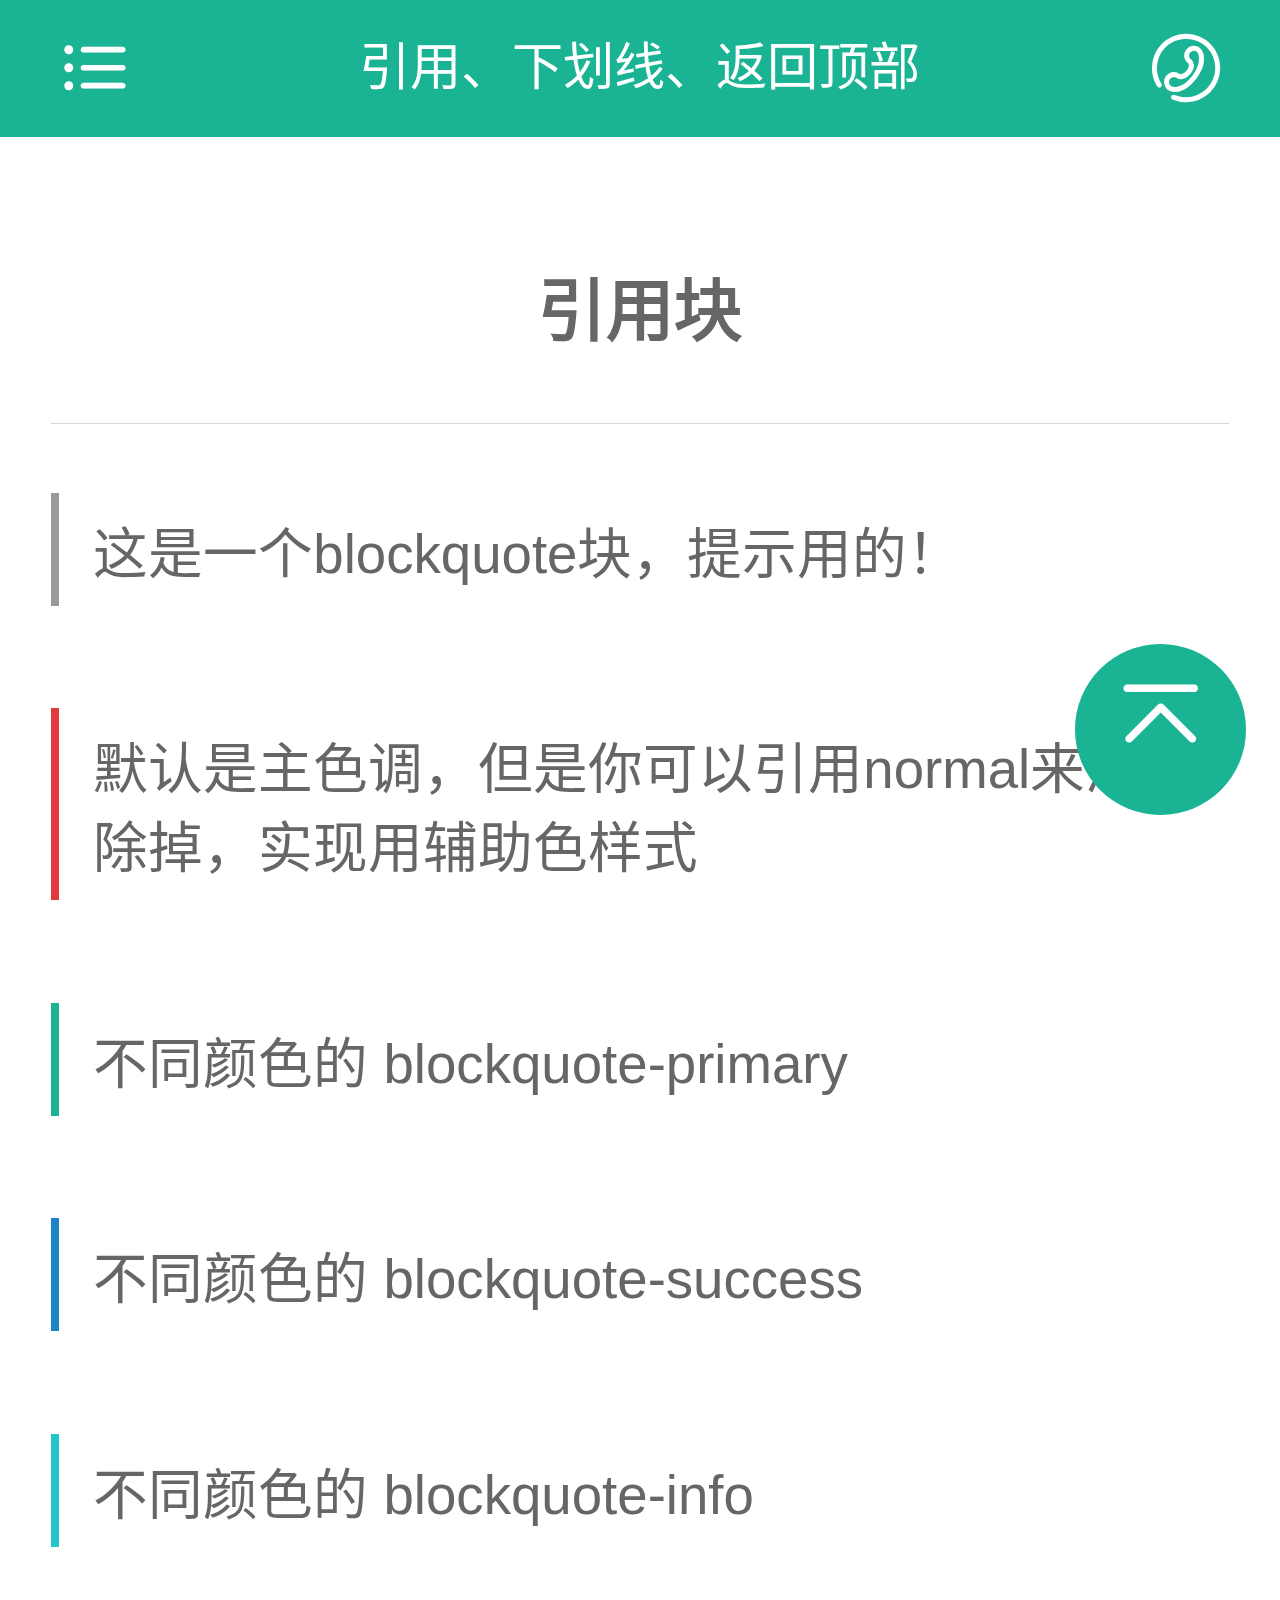
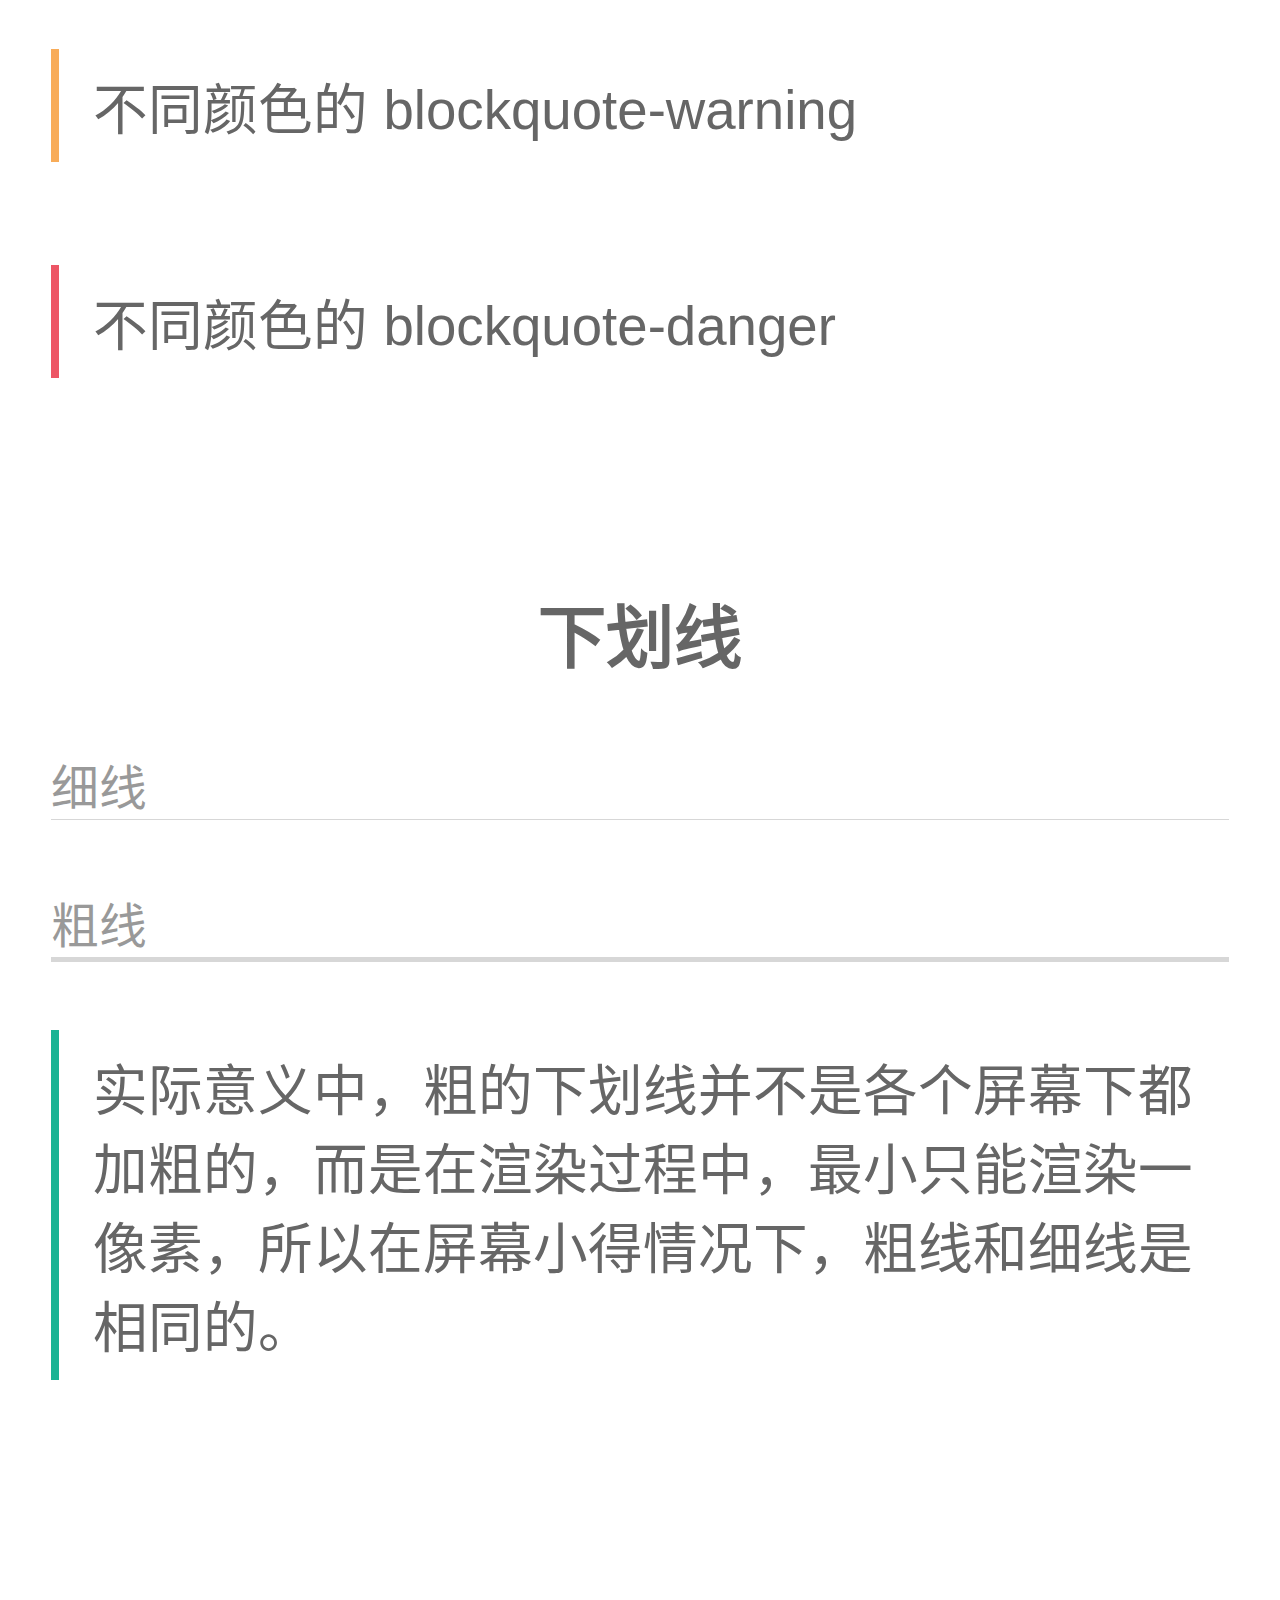
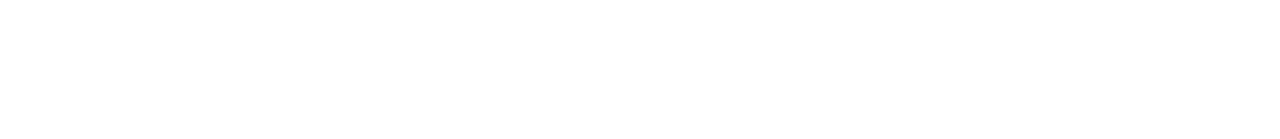
<file: blockquote.html>
<!DOCTYPE html>
<html lang="zh-CN">

	<head>
		<meta charset="UTF-8" />
		<meta name="renderer" content="webkit" />
		<meta name="viewport" content="width=device-width, initial-scale=1.0, maximum-scale=1.0,user-scalable=0,uc-fitscreen=yes" />
		<meta name="apple-mobile-web-app-capable" content="yes" />
		<meta name="apple-mobile-web-app-status-bar-style" content="black" />
		<meta name="format-detection" content="telephone=no" />
		<title>miniMobile</title>
		<meta name="keywords" content="miniMobile的demo" />
		<meta name="description" content="miniMobile是一个简单易用的移动框架！" />
		<!-- ui css、js -->
		<link rel="stylesheet" type="text/css" href="css/miniMobile.css"/>
		<script type="text/javascript" src="js/zepto.min.js"></script>
		<script type="text/javascript" src="js/miniMobile.js"></script>
		<!-- 字体图标 -->
		<link rel="stylesheet" type="text/css" href="plugins/fonticon/iconfont.css" />
		<!-- animate.css -->
		<link rel="stylesheet" type="text/css" href="https://cdnjs.cloudflare.com/ajax/libs/animate.css/3.5.2/animate.css" />
	</head>

	<body class="pb12 fadeIn animated">
		<header class="ui-header clearfix w75 h8 f46 pl3 pr3 color8 bg-color-primary t-c">
			<div class="ui-header-l fl w5">
				<b class="icon iconfont icon-sortlight"></b>
			</div>
			<div class="ui-header-c fl f30 w59">
				引用、下划线、返回顶部
			</div>
			<div class="ui-header-r fr w5">
				<i class="icon iconfont icon-phone"></i>
			</div>
		</header>
		<div class="p3 f30">
			<h2 class="t-c f40 color3 mb4 mt4">引用块</h2>
			<hr />
			<blockquote class="mb6 mt4 normal">
				<p class="f32">这是一个blockquote块，提示用的！</p>
			</blockquote>
			<blockquote class="mb6">
				<p class="f32">默认是主色调，但是你可以引用normal来清除掉，实现用辅助色样式</p>
			</blockquote>
			<blockquote class="mb6 blockquote-primary">
				<p class="f32">不同颜色的 blockquote-primary</p>
			</blockquote>
			<blockquote class="mb6 blockquote-success">
				<p class="f32">不同颜色的 blockquote-success</p>
			</blockquote>
			<blockquote class="mb6 blockquote-info">
				<p class="f32">不同颜色的 blockquote-info</p>
			</blockquote>
			<blockquote class="mb6 blockquote-warning">
				<p class="f32">不同颜色的 blockquote-warning</p>
			</blockquote>
			<blockquote class="mb12 blockquote-danger">
				<p class="f32">不同颜色的 blockquote-danger</p>
			</blockquote>
			<h2 class="t-c f40 color3 mb4">下划线</h2>
			<p class="t-l f28 color4">细线</p>
			<hr />
			<p class="t-l f28 color4 mt4">粗线</p>
			<hr class="lg" />
			<blockquote class="mb6 mt4 blockquote-primary">
				<p class="f32">实际意义中，粗的下划线并不是各个屏幕下都加粗的，而是在渲染过程中，最小只能渲染一像素，所以在屏幕小得情况下，粗线和细线是相同的。</p>
			</blockquote>
		</div>
		<!-- 返回顶部 -->
		<div class="ui-scrollTop radius-o bg-color-primary w10 h10 t-c pt1 f50 color8" onclick="goTop();">
			<i class="icon iconfont icon-fanhuidingbu "></i>
		</div>
		<style>
			.ui-scrollTop {
				position: fixed;
				right: 0.2rem;
				bottom: 0.5rem;
				cursor: pointer;
			}
		</style>
	</body>

</html>
</file>
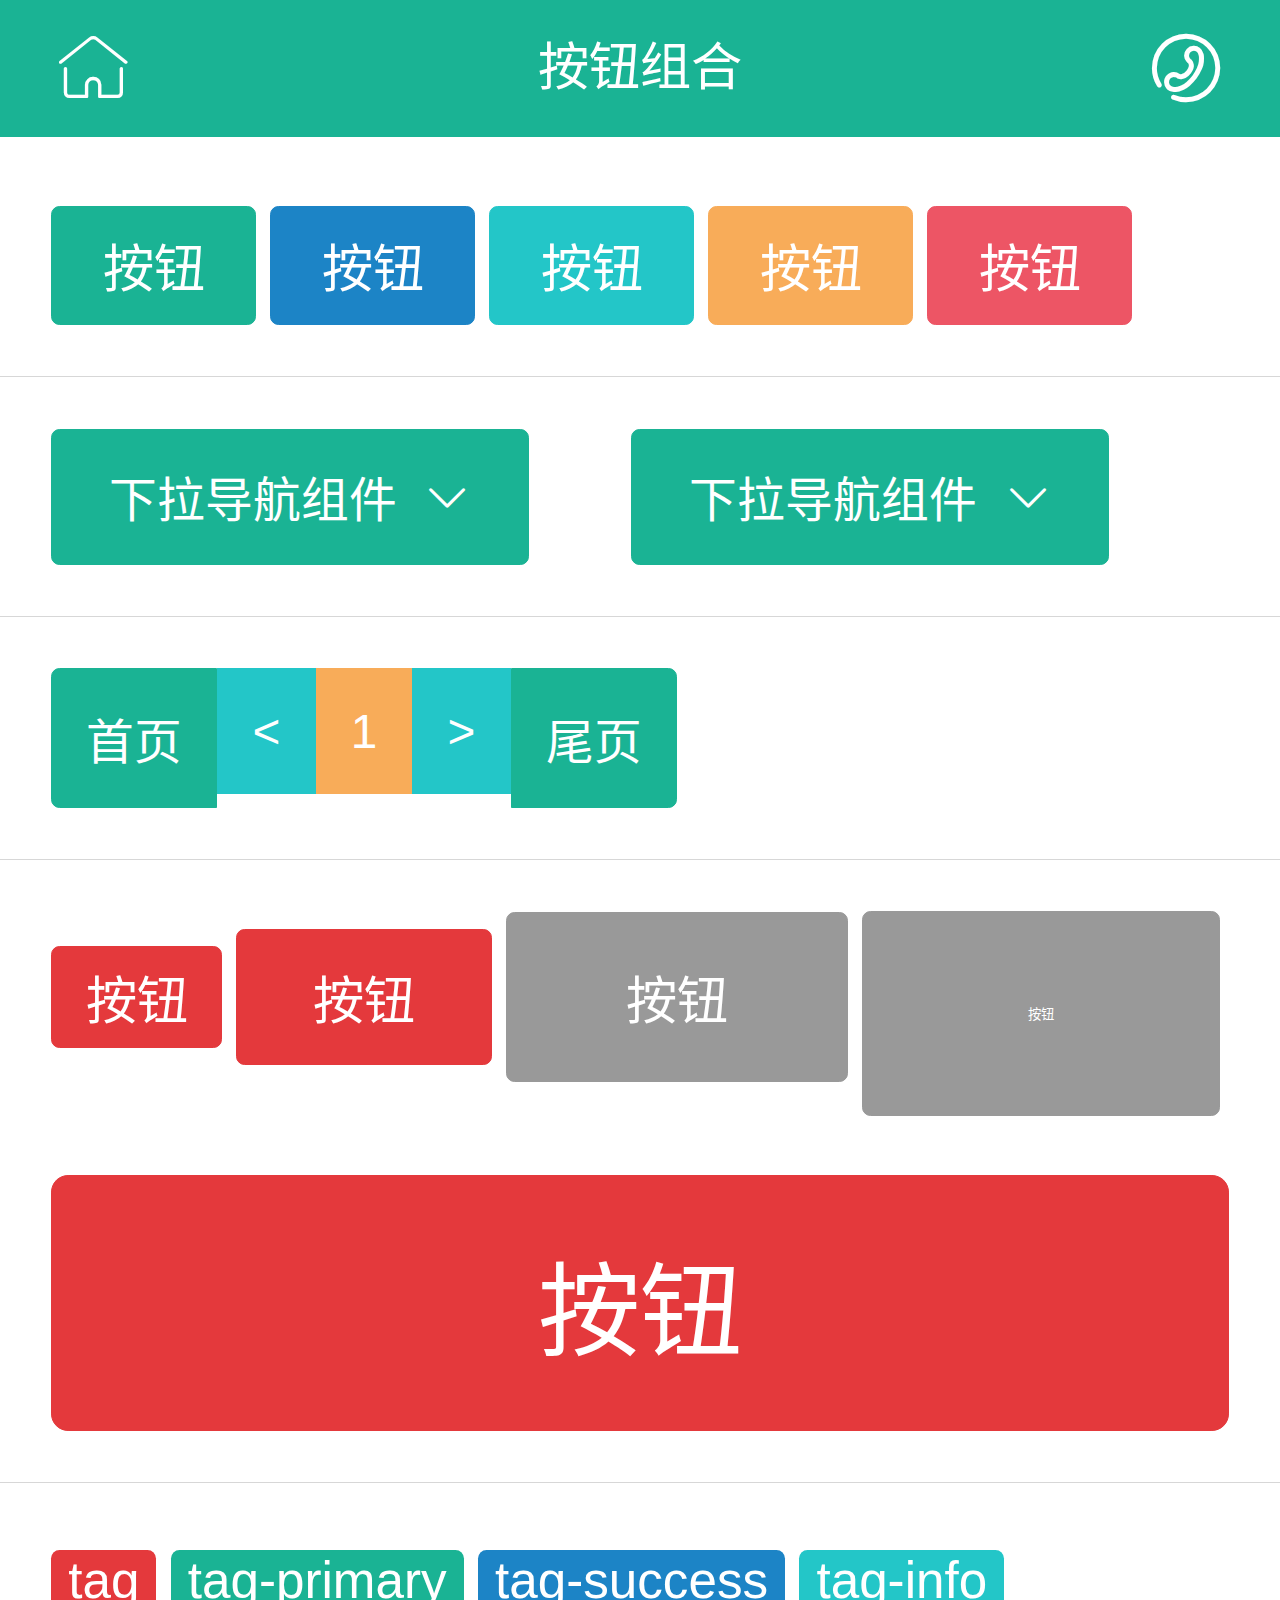
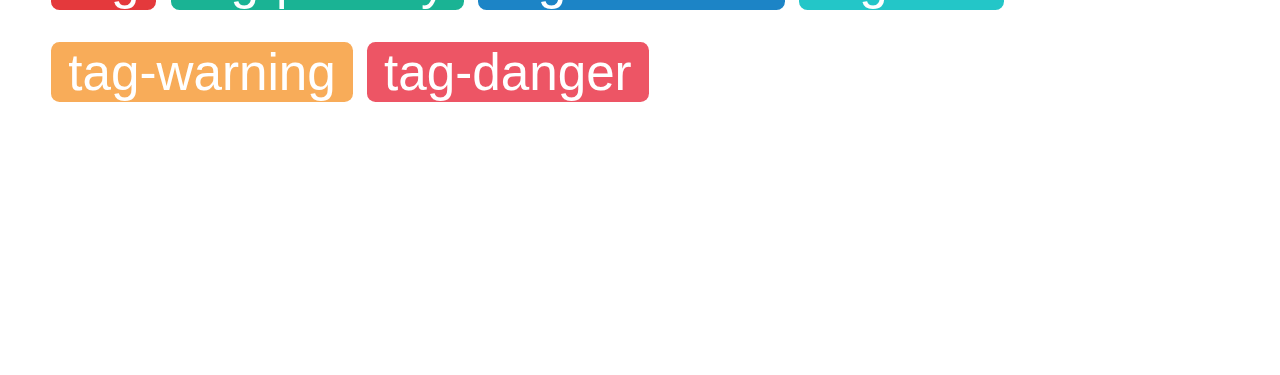
<file: button.html>
<!DOCTYPE html>
<html lang="zh-CN">

	<head>
		<meta charset="UTF-8" />
		<meta name="renderer" content="webkit" />
		<meta name="viewport" content="width=device-width, initial-scale=1.0, maximum-scale=1.0,user-scalable=0,uc-fitscreen=yes" />
		<meta name="apple-mobile-web-app-capable" content="yes" />
		<meta name="apple-mobile-web-app-status-bar-style" content="black" />
		<meta name="format-detection" content="telephone=no" />
		<title>miniMobile</title>
		<meta name="keywords" content="miniMobile的demo" />
		<meta name="description" content="miniMobile是一个简单易用的移动框架！" />
		<!-- ui css、js -->
		<link rel="stylesheet" type="text/css" href="css/miniMobile.css"/>
		<script type="text/javascript" src="js/zepto.min.js"></script>
		<script type="text/javascript" src="js/miniMobile.js"></script>
		<!-- 字体图标 -->
		<link rel="stylesheet" type="text/css" href="plugins/fonticon/iconfont.css" />
		<!-- animate.css -->
		<link rel="stylesheet" type="text/css" href="https://cdnjs.cloudflare.com/ajax/libs/animate.css/3.5.2/animate.css" />
	</head>

	<body class="pb12 fadeIn animated">
		<header class="ui-header clearfix w75 h8 f46 pl3 pr3 color8 bg-color-primary t-c">
			<div class="ui-header-l fl w5">
				<a href="index.html" class="icon color8 iconfont icon-home_light"></a>
			</div>
			<div class="ui-header-c fl f30 w59">
				按钮组合
			</div>
			<div class="ui-header-r fr w5">
				<i class="icon iconfont icon-phone"></i>
			</div>
		</header><br />

		<div class="p3 f30">
			<span class="w12 h7 btn radius5 btn-primary">按钮</span>
			<span class="w12 h7 btn radius5 btn-success">按钮</span>
			<span class="w12 h7 btn radius5 btn-info">按钮</span>
			<span class="w12 h7 btn radius5 btn-warning">按钮</span>
			<span class="w12 h7 btn radius5 btn-danger">按钮</span>
		</div>
		<hr />

		<div class="m3 f28 clearfix">
			<div class="btn-select w34 fl">
				<font class="btn-select-content h8 w28 radius5 btn btn-primary">
					<span>下拉导航组件</span>&nbsp;&nbsp;
					<i class="icon iconfont icon-unfold"></i>
				</font>
				<ul class="btn-select-list radio5 bg-color-primary">
					<li>
						<span class="pl3">首页</span>
					</li>
					<li>
						<span class="pl3">关于我们</span>
					</li>
					<li>
						<span class="pl3">新闻中心</span>
					</li>
					<li>
						<span class="pl3">产品中心</span>
					</li>
					<li>
						<span class="pl3">联系我们</span>
					</li>
				</ul>
			</div>
			<div class="btn-select w34 fl">
				<font class="btn-select-content h8 w28 radius5 btn btn-primary">
					<span>下拉导航组件</span>&nbsp;&nbsp;
					<i class="icon iconfont icon-unfold"></i>
				</font>
				<ul class="btn-select-list radio5 bg-color-primary">
					<li>
						<span class="pl3">首页</span>
					</li>
					<li>
						<span class="pl3">关于我们</span>
					</li>
					<li>
						<span class="pl3">新闻中心</span>
					</li>
					<li>
						<span class="pl3">产品中心</span>
					</li>
					<li>
						<span class="pl3">联系我们</span>
					</li>
				</ul>
			</div>
			<script type="text/javascript">
				//下拉组件操作
				$(".btn-select .btn-select-content").tap(function() {
					$(this).siblings(".btn-select-list").toggle();
				});
				$(".btn-select .btn-select-list li").tap(function() {
					$(this).parents(".btn-select").find(".btn-select-content span").text($(this).text());
					$(this).parent(".btn-select-list").hide();
				});
			</script>
		</div>
		<hr />
		<div class="m3 f28 ui-btnlist clearfix">
			<span class="p2 btn btn-primary">首页</span>
			<span class="p2 btn btn-info"><</span>
			<span class="p2 btn btn-warning">1</span>
			<span class="p2 btn btn-info">></span>
			<span class="p2 btn btn-primary">尾页</span>
		</div>
		<hr />
		<div class="p3 f30">
			<span class="w10 h6 btn radius5">按钮</span>
			<span class="w15 h8 btn radius5">按钮</span>
			<span class="w20 h10 btn radius5 disable">按钮</span>
			<button class="w21 h12 btn radius5" disabled="disabled">按钮</button>
			<br /><br />
			<span class="h15 w69 btn f60 radius10">按钮</span>
		</div>
		<hr />
		<div class="p3 f30" style="line-height:1.8em;">
			<span class="tag">tag</span>
			<span class="tag tag-primary">tag-primary</span>
			<span class="tag tag-success">tag-success</span>
			<span class="tag tag-info">tag-info</span>
			<span class="tag tag-warning">tag-warning</span>
			<span class="tag tag-danger">tag-danger</span>
		</div>
	</body>

</html>
</file>
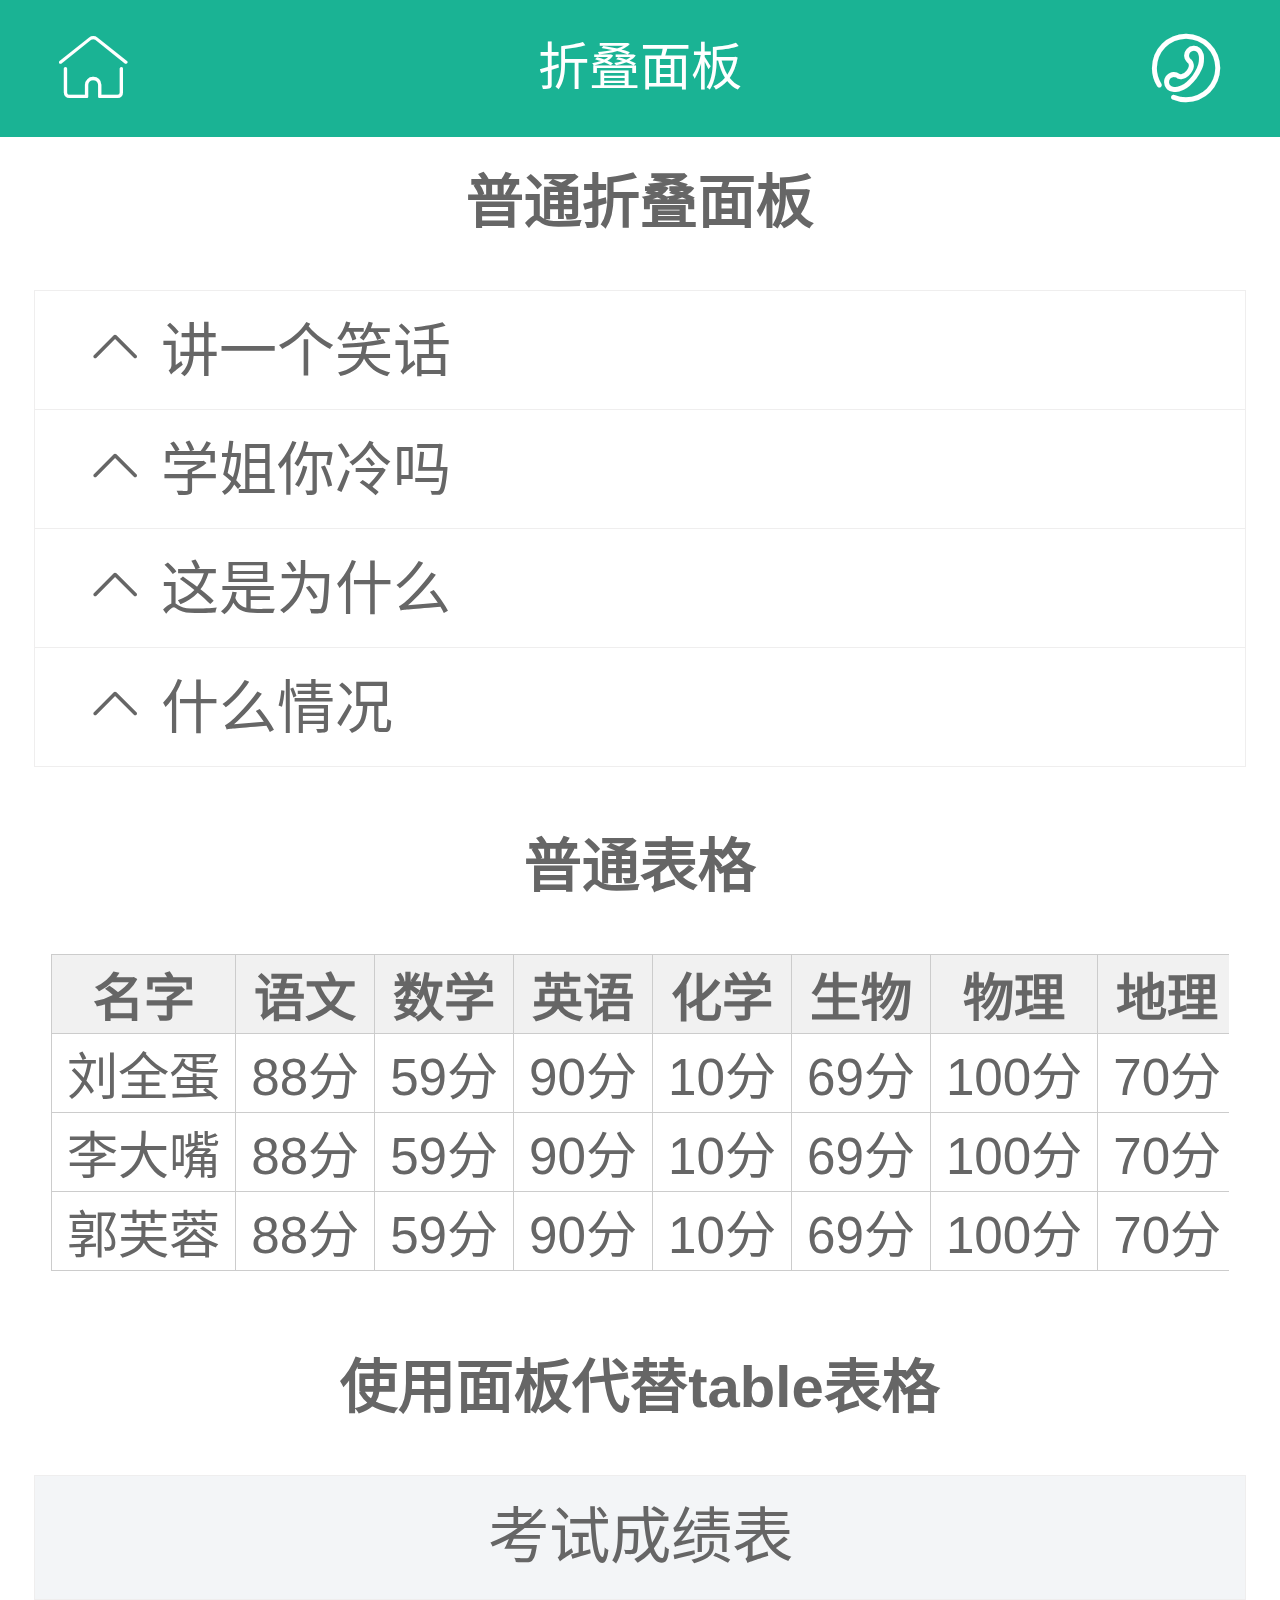
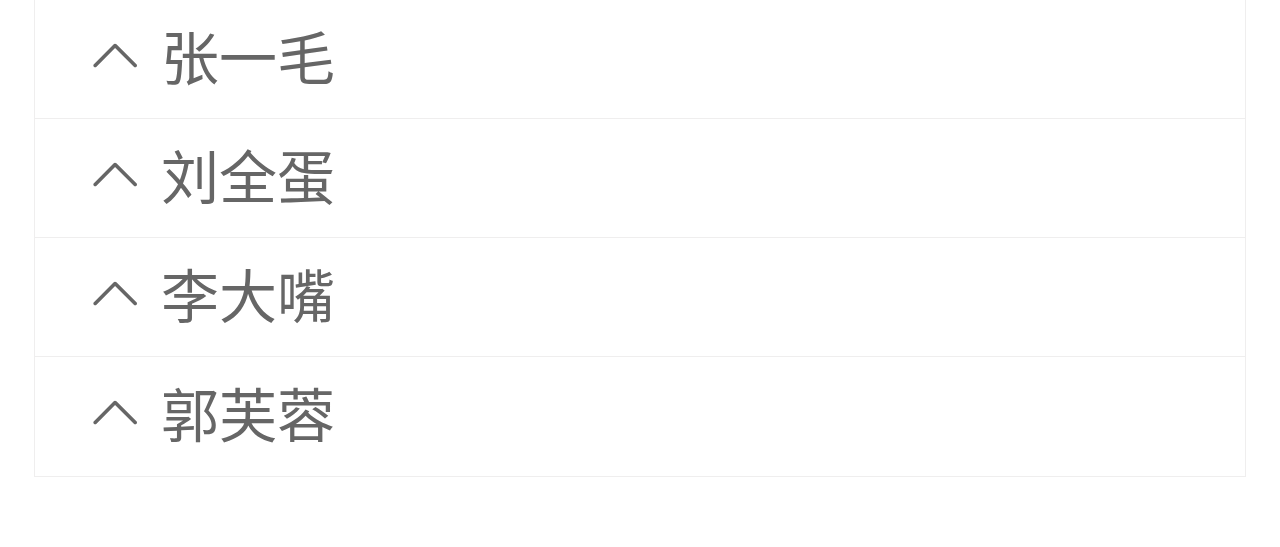
<file: foldingPanel.html>
<!DOCTYPE html>
<html lang="zh-CN">

	<head>
		<meta charset="UTF-8" />
		<meta name="renderer" content="webkit" />
		<meta name="viewport" content="width=device-width, initial-scale=1.0, maximum-scale=1.0,user-scalable=0,uc-fitscreen=yes" />
		<meta name="apple-mobile-web-app-capable" content="yes" />
		<meta name="apple-mobile-web-app-status-bar-style" content="black" />
		<meta name="format-detection" content="telephone=no" />
		<title>miniMobile</title>
		<meta name="keywords" content="miniMobile的demo" />
		<meta name="description" content="miniMobile是一个简单易用的移动框架！" />
		<!-- miniMObile.css、js -->
		<link rel="stylesheet" type="text/css" href="css/miniMobile.css"/>
		<script type="text/javascript" src="js/zepto.min.js"></script>
		<script type="text/javascript" src="js/miniMobile.js"></script>
		<!-- fonticon -->
		<link rel="stylesheet" type="text/css" href="plugins/fonticon/iconfont.css" />
		<!-- animate.css -->
		<link rel="stylesheet" type="text/css" href="https://cdnjs.cloudflare.com/ajax/libs/animate.css/3.5.2/animate.css" />
	</head>

	<body class="fadeIn animated">
		<header class="ui-header clearfix w75 h8 f46 pl3 pr3 color8 bg-color-primary t-c">
			<div class="ui-header-l fl w5">
				<a href="index.html" class="icon color8 iconfont icon-home_light"></a>
			</div>
			<div class="ui-header-c fl f30 w59">
				折叠面板
			</div>
			<div class="ui-header-r fr w5">
				<i class="icon iconfont icon-phone"></i>
			</div>
		</header>
		<br />
		<h2 class="t-c f34 color3">普通折叠面板</h2><br />
		<div class="f30 m2 color3">
			<dl class="o-h">
				<dt class="pl3 pr3 f34"><i class="pr1 icon iconfont icon-fold"></i>讲一个笑话</dt>
				<dd class="p2 pl3 pr3 bg-color7">明天爸爸生日，我问老公带点什么礼物回去？老公想了想说：“就带着我们最真诚的祝福吧。”我。。。</dd>
			</dl>
			<dl class="o-h">
				<dt class="pl3 pr3 f34"><i class="pr1 icon iconfont icon-fold"></i>学姐你冷吗</dt>
				<dd class="p2 pl3 pr3 bg-color7"> 大一时，有个学弟追我，在室友的起哄下，我和他出去看了一场电影。那时候是初冬，进场的时候不太冷，看完电影出来有点冷，学弟可能看出来了，问我：学姐，很冷吗？然后拉开他的羽绒服拉链，在我以为他要把衣服给我的时候，他对我说：你看，我都穿保暖衣了……</dd>
			</dl>
			<dl class="o-h">
				<dt class="pl3 pr3 f34"><i class="pr1 icon iconfont icon-fold"></i>这是为什么</dt>
				<dd class="p2 pl3 pr3 bg-color7"> 突然想到一个问题：西游记中玉帝只有十万天兵天将，而天蓬元帅有八十万天河水军，天蓬元帅为什么不反玉帝自己做玉帝呢?哥们儿一句话：因为八十万是水军。</dd>
			</dl>
			<dl class="o-h">
				<dt class="pl3 pr3 f34"><i class="pr1 icon iconfont icon-fold"></i>什么情况</dt>
				<dd class="p2 pl3 pr3 bg-color7"> 想吃火腿肠了，不过我在看电视，懒得动，懒得去拿，就喊老公：老公，我想吃火腿肠，帮我拿一根。 结果这货很激动地直接过来了……</dd>
			</dl>
		</div>
		<br />
		<h2 class="t-c f34 color3">普通表格</h2>
		<div class="m3 w69 f30 color3 nowrap o-s">
			<table>
				<tr>
					<th>名字</th>
					<th>语文</th>
					<th>数学</th>
					<th>英语</th>
					<th>化学</th>
					<th>生物</th>
					<th>物理</th>
					<th>地理</th>
					<th>历史</th>
					<th>总分</th>
				</tr>
				<tr>
					<td>刘全蛋</td>
					<td>88分</td>
					<td>59分</td>
					<td>90分</td>
					<td>10分</td>
					<td>69分</td>
					<td>100分</td>
					<td>70分</td>
					<td>90分</td>
					<td>490分</td>
				</tr>
				<tr>
					<td>李大嘴</td>
					<td>88分</td>
					<td>59分</td>
					<td>90分</td>
					<td>10分</td>
					<td>69分</td>
					<td>100分</td>
					<td>70分</td>
					<td>90分</td>
					<td>490分</td>
				</tr>
				<tr>
					<td>郭芙蓉</td>
					<td>88分</td>
					<td>59分</td>
					<td>90分</td>
					<td>10分</td>
					<td>69分</td>
					<td>100分</td>
					<td>70分</td>
					<td>90分</td>
					<td>490分</td>
				</tr>
			</table>
		</div>
		<br />
		<h2 class="t-c f34 color3">使用面板代替table表格</h2><br />
		<div class="f30 m2 color3">
			<dl>
				<dt class="t-c bg-color6 f36">考试成绩表</dt>
			</dl>
			<dl class="o-h">
				<dt class="pl3 pr3 f34"><i class="pr1 icon iconfont icon-fold"></i>张一毛</dt>
				<dd class="p2 pl3 pr3 bg-color7 clearfix">
					<div class="clearfix col-6">
						<p class="fl col-5 t-r">语文:</p>
						<p class="fl col-7">88分</p>
					</div>
					<div class="clearfix col-6">
						<p class="fl col-5 t-r">数学:</p>
						<p class="fl col-7">59分</p>
					</div>
					<div class="clearfix col-6">
						<p class="fl col-5 t-r">英语:</p>
						<p class="fl col-7">90分</p>
					</div>
					<div class="clearfix col-6">
						<p class="fl col-5 t-r">化学:</p>
						<p class="fl col-7">10分</p>
					</div>
					<div class="clearfix col-6">
						<p class="fl col-5 t-r">生物:</p>
						<p class="fl col-7">69分</p>
					</div>
					<div class="clearfix col-6">
						<p class="fl col-5 t-r">物理:</p>
						<p class="fl col-7">100分</p>
					</div>
					<div class="clearfix col-6">
						<p class="fl col-5 t-r">地理:</p>
						<p class="fl col-7">70分</p>
					</div>
					<div class="clearfix col-6">
						<p class="fl col-5 t-r">历史:</p>
						<p class="fl col-7">90分</p>
					</div>
					<div class="clearfix col-6">
						<p class="fl col-5 t-r">总分:</p>
						<p class="fl col-7">490分</p>
					</div>
				</dd>
			</dl>
			<dl class="o-h">
				<dt class="pl3 pr3 f34"><i class="pr1 icon iconfont icon-fold"></i>刘全蛋</dt>
				<dd class="p2 pl3 pr3 bg-color7 clearfix">
					<div class="clearfix col-6">
						<p class="fl col-5 t-r">语文:</p>
						<p class="fl col-7">88分</p>
					</div>
					<div class="clearfix col-6">
						<p class="fl col-5 t-r">数学:</p>
						<p class="fl col-7">59分</p>
					</div>
					<div class="clearfix col-6">
						<p class="fl col-5 t-r">英语:</p>
						<p class="fl col-7">90分</p>
					</div>
					<div class="clearfix col-6">
						<p class="fl col-5 t-r">化学:</p>
						<p class="fl col-7">10分</p>
					</div>
					<div class="clearfix col-6">
						<p class="fl col-5 t-r">生物:</p>
						<p class="fl col-7">69分</p>
					</div>
					<div class="clearfix col-6">
						<p class="fl col-5 t-r">物理:</p>
						<p class="fl col-7">100分</p>
					</div>
					<div class="clearfix col-6">
						<p class="fl col-5 t-r">地理:</p>
						<p class="fl col-7">70分</p>
					</div>
					<div class="clearfix col-6">
						<p class="fl col-5 t-r">历史:</p>
						<p class="fl col-7">90分</p>
					</div>
					<div class="clearfix col-6">
						<p class="fl col-5 t-r">总分:</p>
						<p class="fl col-7">490分</p>
					</div>
				</dd>
			</dl>
			<dl class="o-h">
				<dt class="pl3 pr3 f34"><i class="pr1 icon iconfont icon-fold"></i>李大嘴</dt>
				<dd class="p2 pl3 pr3 bg-color7 clearfix">
					<div class="clearfix col-6">
						<p class="fl col-5 t-r">语文:</p>
						<p class="fl col-7">88分</p>
					</div>
					<div class="clearfix col-6">
						<p class="fl col-5 t-r">数学:</p>
						<p class="fl col-7">59分</p>
					</div>
					<div class="clearfix col-6">
						<p class="fl col-5 t-r">英语:</p>
						<p class="fl col-7">90分</p>
					</div>
					<div class="clearfix col-6">
						<p class="fl col-5 t-r">化学:</p>
						<p class="fl col-7">10分</p>
					</div>
					<div class="clearfix col-6">
						<p class="fl col-5 t-r">生物:</p>
						<p class="fl col-7">69分</p>
					</div>
					<div class="clearfix col-6">
						<p class="fl col-5 t-r">物理:</p>
						<p class="fl col-7">100分</p>
					</div>
					<div class="clearfix col-6">
						<p class="fl col-5 t-r">地理:</p>
						<p class="fl col-7">70分</p>
					</div>
					<div class="clearfix col-6">
						<p class="fl col-5 t-r">历史:</p>
						<p class="fl col-7">90分</p>
					</div>
					<div class="clearfix col-6">
						<p class="fl col-5 t-r">总分:</p>
						<p class="fl col-7">490分</p>
					</div>
				</dd>
			</dl>
			<dl class="o-h">
				<dt class="pl3 pr3 f34"><i class="pr1 icon iconfont icon-fold"></i>郭芙蓉</dt>
				<dd class="p2 pl3 pr3 bg-color7 clearfix">
					<div class="clearfix col-6">
						<p class="fl col-5 t-r">语文:</p>
						<p class="fl col-7">88分</p>
					</div>
					<div class="clearfix col-6">
						<p class="fl col-5 t-r">数学:</p>
						<p class="fl col-7">59分</p>
					</div>
					<div class="clearfix col-6">
						<p class="fl col-5 t-r">英语:</p>
						<p class="fl col-7">90分</p>
					</div>
					<div class="clearfix col-6">
						<p class="fl col-5 t-r">化学:</p>
						<p class="fl col-7">10分</p>
					</div>
					<div class="clearfix col-6">
						<p class="fl col-5 t-r">生物:</p>
						<p class="fl col-7">69分</p>
					</div>
					<div class="clearfix col-6">
						<p class="fl col-5 t-r">物理:</p>
						<p class="fl col-7">100分</p>
					</div>
					<div class="clearfix col-6">
						<p class="fl col-5 t-r">地理:</p>
						<p class="fl col-7">70分</p>
					</div>
					<div class="clearfix col-6">
						<p class="fl col-5 t-r">历史:</p>
						<p class="fl col-7">90分</p>
					</div>
					<div class="clearfix col-6">
						<p class="fl col-5 t-r">总分:</p>
						<p class="fl col-7">490分</p>
					</div>
				</dd>
			</dl>
		</div>
		<br /><br />
		<style>
			dl {
				border: 1px solid #efeeee;
				margin-top: -1px
			}
			
			dt {
				line-height: 2em;
				cursor: pointer;
			}
			
			dd {
				border-top: 1px solid #efeeee;
				display: none;
				line-height: 1.8em
			}
		</style>
		<script type="text/javascript">
			$('dl dt').live('tap', function() {
				$(this).siblings('dd').toggle();
				$(this).children('i').toggleClass('icon-fold icon-unfold');
			});
		</script>
	</body>

</html>
</file>
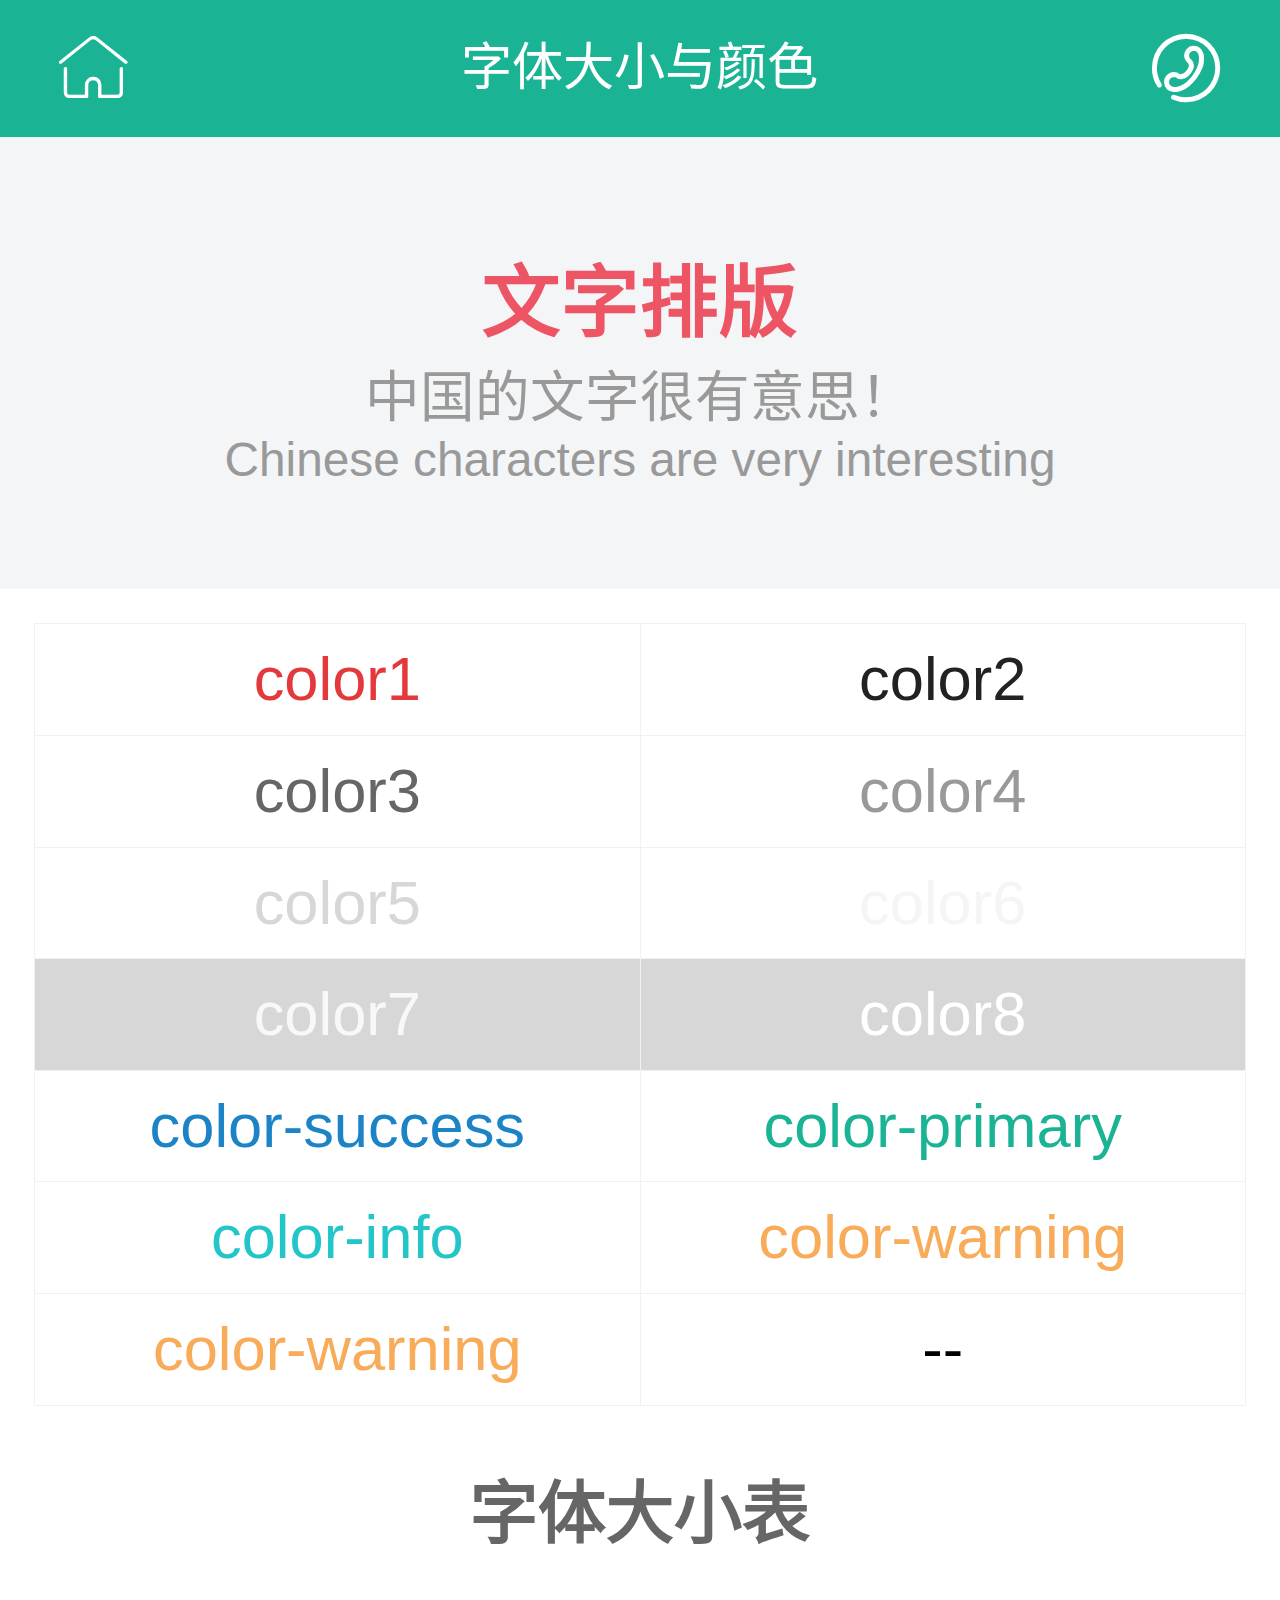
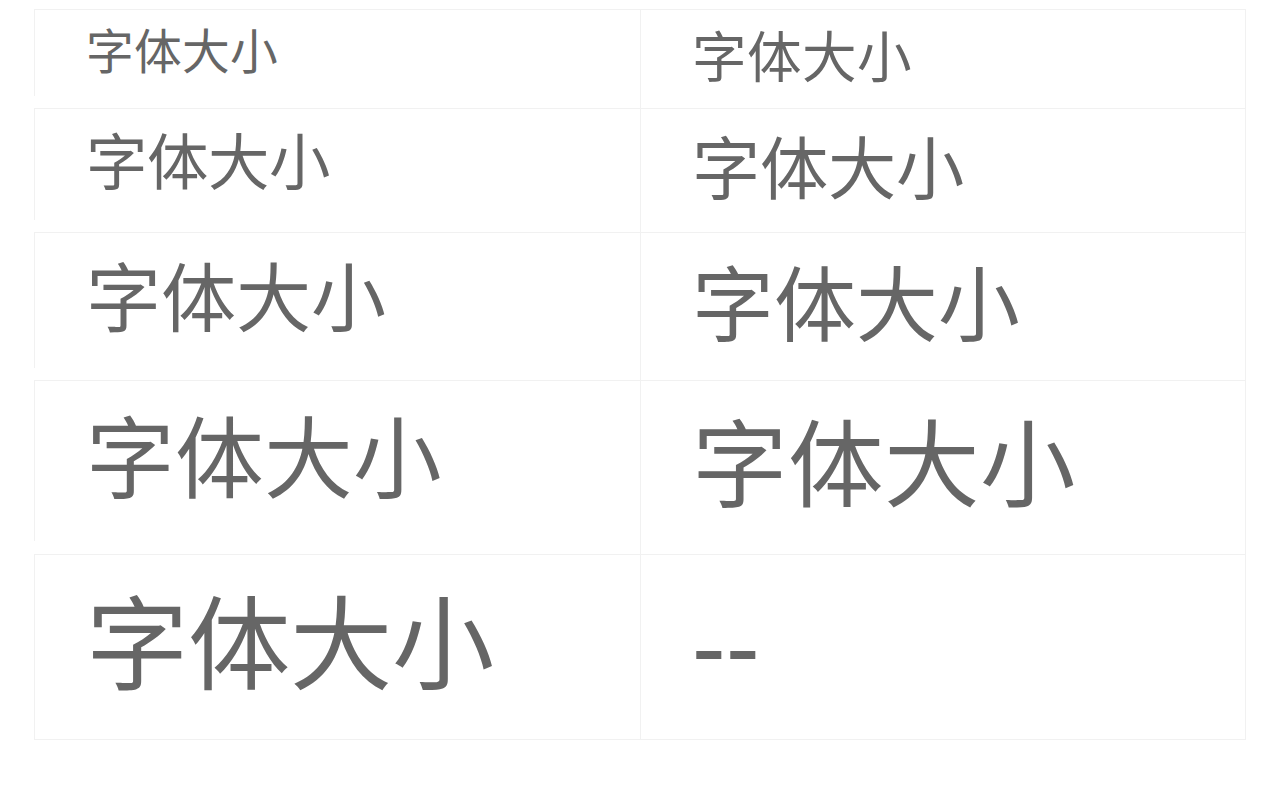
<file: font.html>
<!DOCTYPE html>
<html lang="zh-CN">

	<head>
		<meta charset="UTF-8" />
		<meta name="renderer" content="webkit" />
		<meta name="viewport" content="width=device-width, initial-scale=1.0, maximum-scale=1.0,user-scalable=0,uc-fitscreen=yes" />
		<meta name="apple-mobile-web-app-capable" content="yes" />
		<meta name="apple-mobile-web-app-status-bar-style" content="black" />
		<meta name="format-detection" content="telephone=no" />
		<title>字体排版</title>
		<meta name="keywords" content="miniMobile的demo" />
		<meta name="description" content="miniMobile是一个简单易用的移动框架！" />
		<!-- miniMObile.css、js -->
		<link rel="stylesheet" type="text/css" href="css/miniMobile.css"/>
		<script type="text/javascript" src="js/zepto.min.js"></script>
		<script type="text/javascript" src="js/miniMobile.js"></script>
		<!-- fonticon -->
		<link rel="stylesheet" type="text/css" href="plugins/fonticon/iconfont.css" />
		<!-- animate.css -->
		<link rel="stylesheet" type="text/css" href="https://cdnjs.cloudflare.com/ajax/libs/animate.css/3.5.2/animate.css" />
	</head>

	<body class="pb1 fadeIn animated">
		<header class="ui-header clearfix w75 h8 f46 pl3 pr3 color8 bg-color-primary t-c">
			<div class="ui-header-l fl w5">
				<a href="index.html" class="icon color8 iconfont icon-home_light"></a>
			</div>
			<div class="ui-header-c fl f30 w59">
				字体大小与颜色
			</div>
			<div class="ui-header-r fr w5">
				<i class="icon iconfont icon-phone"></i>
			</div>
		</header>
		<div class="t-c f32 p6 color4 bg-color6">
			<h2 class="color-danger f46">
				文字排版
			</h2>
			<p>中国的文字很有意思！</p>
			<p class="f28">Chinese characters are very interesting</p>
		</div>
		<!--<div class="p6 t-c f32">
			<font class="f40 color-primary">虽然</font>这是<i class="f46 color-success">一段文字</i>，<b class="f38 color-info">但是</b>你会看到它其实很<b class="f46 color-warning">漂亮</b>，<font class="f50 color-danger">大大</font>小小，<font class="color-primary f40">丰</font><font class="color-success">富</font><font class="color-info f42">多</font><font class="color-warning">彩</font>！
		</div>-->
		<div class="m2 t-c f36 colorbox clearfix">
			<div class="col-6 color1">color1</div>
			<div class="col-6 color2">color2</div>
			<div class="col-6 color3">color3</div>
			<div class="col-6 color4">color4</div>
			<div class="col-6 color5">color5</div>
			<div class="col-6 color6">color6</div>
			<div class="col-6 color7 bg-color5">color7</div>
			<div class="col-6 color8 bg-color5">color8</div>
			<div class="col-6 color-success">color-success</div>
			<div class="col-6 color-primary">color-primary</div>
			<div class="col-6 color-info">color-info</div>
			<div class="col-6 color-warning">color-warning</div>
			<div class="col-6 color-warning">color-warning</div>
			<div class="col-6">--</div>
		</div><br />
		<h2 class="t-c f40 color3">字体大小表</h2><br />
		<div class="m2 t-l colorbox clearfix color3">
			<div class="col-6 f28">字体大小</div>
			<div class="col-6 f32">字体大小</div>
			<div class="col-6 f36">字体大小</div>
			<div class="col-6 f40">字体大小</div>
			<div class="col-6 f44">字体大小</div>
			<div class="col-6 f48">字体大小</div>
			<div class="col-6 f52">字体大小</div>
			<div class="col-6 f56">字体大小</div>
			<div class="col-6 f60">字体大小</div>
			<div class="col-6 f60">--</div>
		</div>
		<style>
			.colorbox {
				border-bottom: 1px solid #F1F1F1;
				border-right: 1px solid #F1F1F1;
			}
			
			.col-6 {
				border-left: 1px solid #F1F1F1;
				border-top: 1px solid #F1F1F1;
				padding: 0 0.3rem;
				line-height: 1.8em;
			}
		</style>
	</body>

</html>
</file>
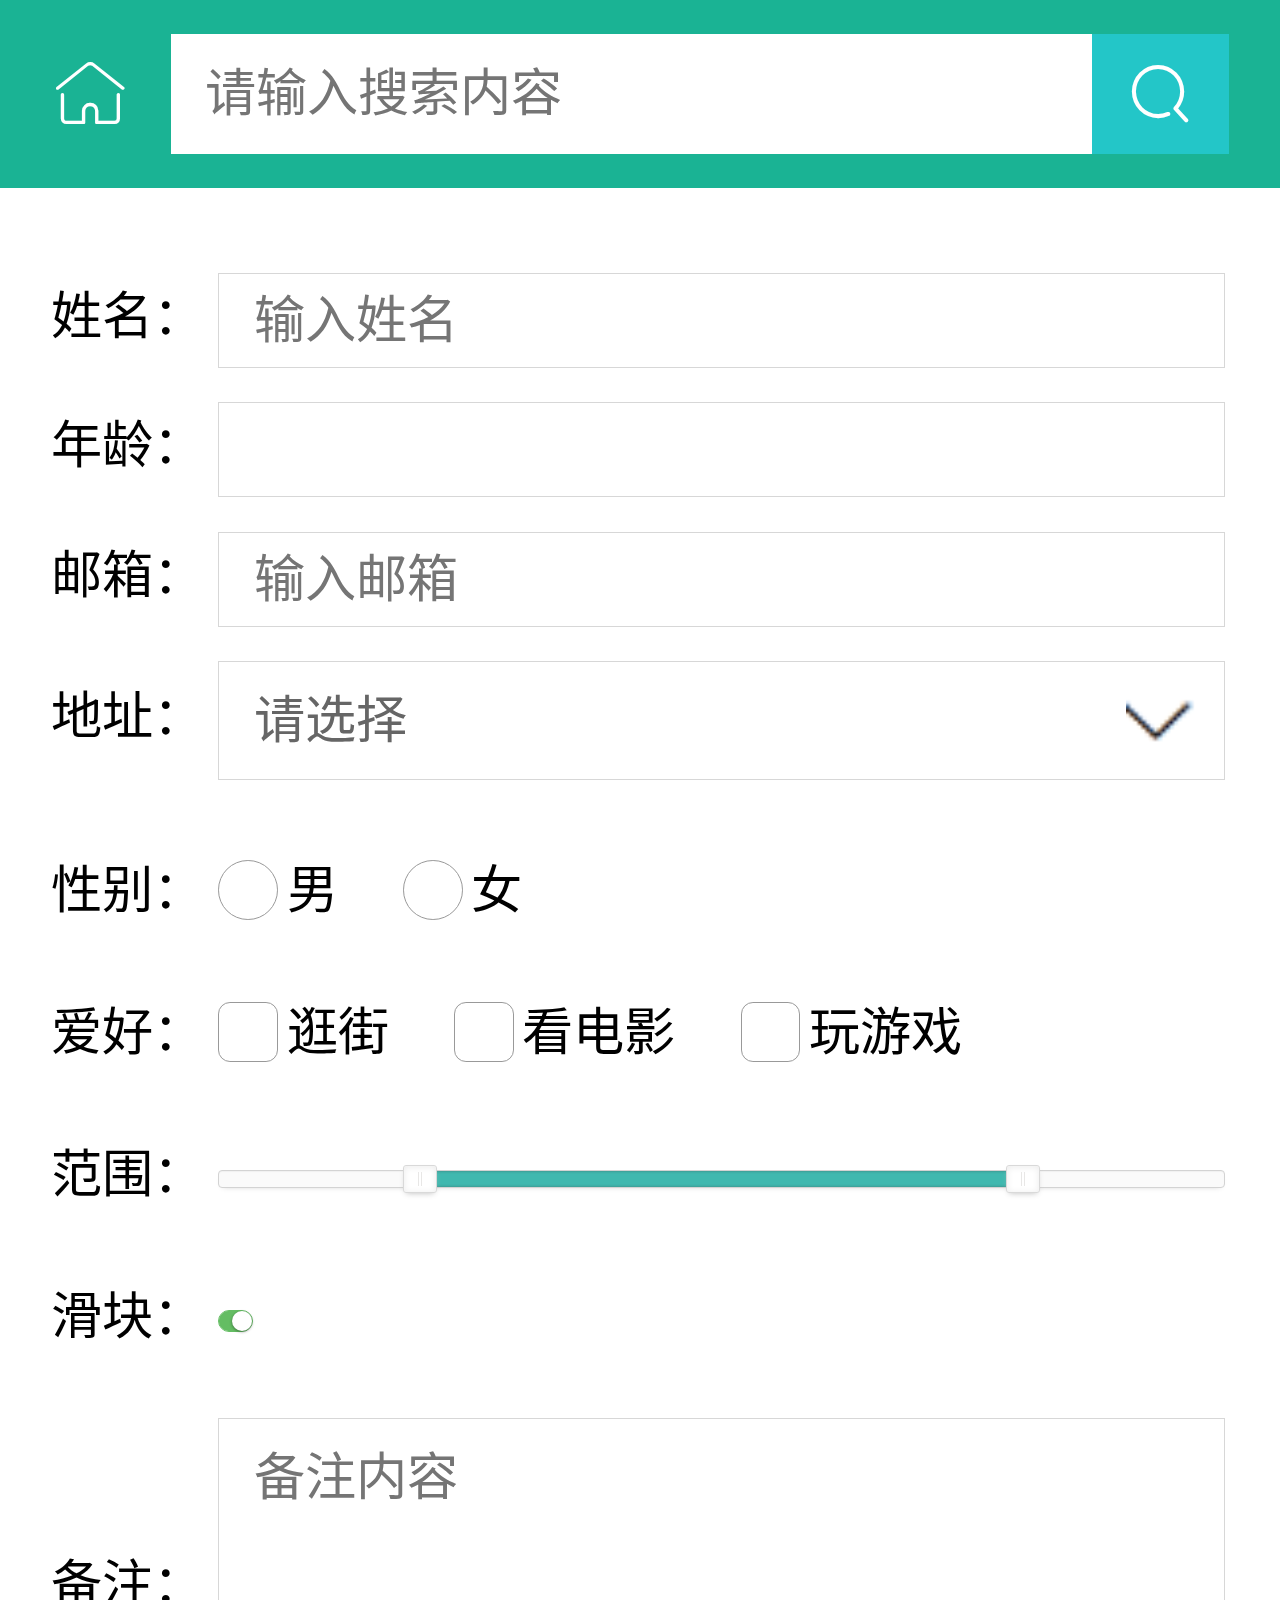
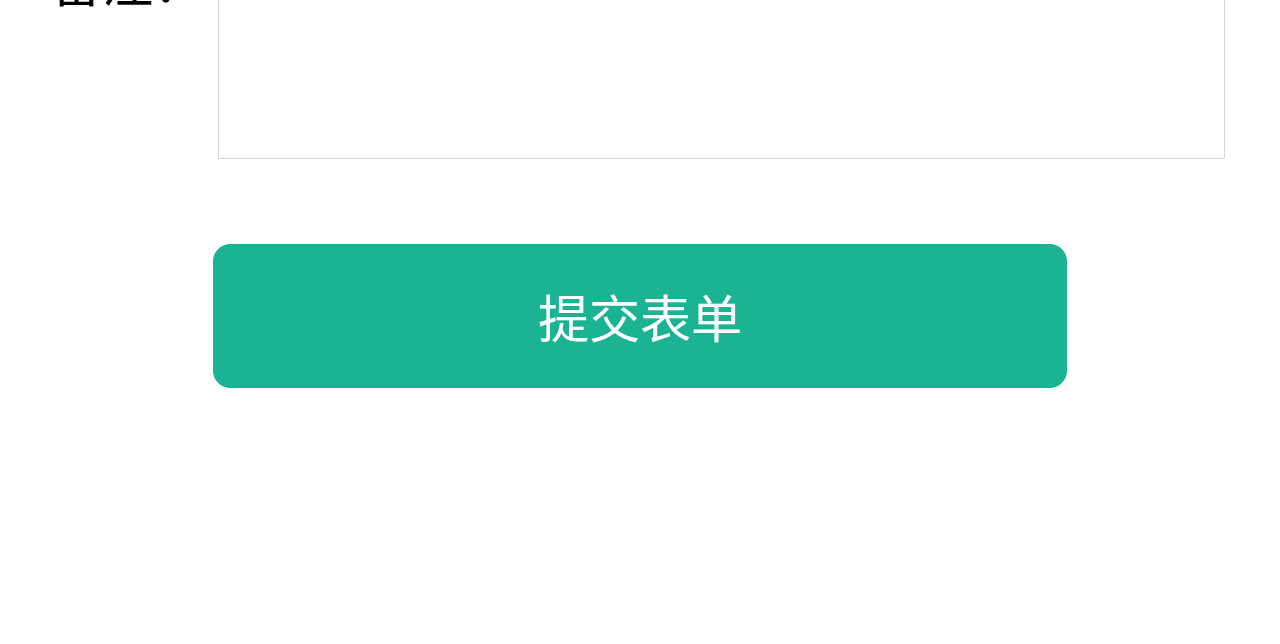
<file: form.html>
<!DOCTYPE html>
<html lang="zh-CN">

	<head>
		<meta charset="UTF-8" />
		<meta name="renderer" content="webkit" />
		<meta name="viewport" content="width=device-width, initial-scale=1.0, maximum-scale=1.0,user-scalable=0,uc-fitscreen=yes" />
		<meta name="apple-mobile-web-app-capable" content="yes" />
		<meta name="apple-mobile-web-app-status-bar-style" content="black" />
		<meta name="format-detection" content="telephone=no" />
		<title>miniMobile</title>
		<meta name="keywords" content="miniMobile的demo" />
		<meta name="description" content="miniMobile是一个简单易用的移动框架！" />
		<!-- miniMObile.css、js -->
		<link rel="stylesheet" type="text/css" href="css/miniMobile.css"/>
		<script type="text/javascript" src="js/zepto.min.js"></script>
		<script type="text/javascript" src="js/miniMobile.js"></script>
		<!-- mobileSelect -->
		<link rel="stylesheet" type="text/css" href="plugins/mobileSelect/mobileSelect.css">
		<script src="plugins/mobileSelect/mobileSelect.js" type="text/javascript"></script>
		<!-- icheck -->
		<script src="plugins/icheck/icheck.js" type="text/javascript" charset="utf-8"></script>
		<!-- noUiSlider -->
		<link rel="stylesheet" type="text/css" href="plugins/noUiSlider.10.0.0/nouislider.css" />
		<script src="plugins/noUiSlider.10.0.0/nouislider.js" type="text/javascript" charset="utf-8"></script>
		<!-- switchery -->
		<link rel="stylesheet" type="text/css" href="plugins/switchery/switchery.css"/>
		<script src="plugins/switchery/switchery.js" type="text/javascript" charset="utf-8"></script>
		<!-- iconfont -->
		<link rel="stylesheet" type="text/css" href="plugins/fonticon/iconfont.css" />
		<!-- animate.css -->
		<link rel="stylesheet" type="text/css" href="https://cdnjs.cloudflare.com/ajax/libs/animate.css/3.5.2/animate.css" />
	</head>

	<body class="pb12 fadeIn animated">
		<header class="formheader w75 h11 f30 color8 bg-color-primary">
			<div class="ml3 mr3 pt2">
				<div class="h7 w7 fl">
					<a href="index.html" class="icon color8 f46 iconfont icon-home_light"></a>
				</div>
				<input type="text" class="h7 w54 fl bg-color8 form-control" placeholder="请输入搜索内容" />
				<span class="h7 f38 w8 bg-color-info fl t-c">
					<i class="icon iconfont icon-search"></i>
				</span>
			</div>
		</header>
		<style>
			.formheader {
				line-height: 0.7rem;
			}
			
			.formheader span {
				display: inline-block;
			}
			
			.formheader input {
				border: none;
			}
		</style>
		<div class="p3 f30 f30 w75">
			<form>
				<div class="pt2 pb2">
					姓名：
					<input type="text" class="w59  form-control" placeholder="输入姓名" />
				</div>
				<div>
					年龄：
					<input type="number" class="w59  form-control" min="16" max="100" />
				</div>
				<div class="pt2 pb2">
					邮箱：
					<input type="email" class="w59  form-control" placeholder="输入邮箱" />
				</div>
				<div>
					地址：
					<div id="selectBox" class="form-control w59 h7" style="display: inline-block; background: url(img/select.png) center right no-repeat; background-size:auto 100%;">
						<span class="color3">请选择</span>
					</div>
				</div>
				<div class="mt4 mb4">
					性别：
					<label class="mr3"><input type="radio" class="check" name="sex" />男</label>
					<label class="mr3"><input type="radio" class="check" name="sex" />女</label>
				</div>
				<div>
					爱好：
					<label class="mr3"><input type="checkbox" name="aihao" class="check" />逛街</label>
					<label class="mr3"><input type="checkbox" name="aihao" class="check"/>看电影</label>
					<label class="mr3"><input type="checkbox" name="aihao" class="check"/>玩游戏</label>
				</div>
				<div class="mt4 mb4">
					范围：
					<div id="noUiSlider" class="w59" style=" display: inline-block; vertical-align: middle;"></div>
				</div>
				<div>
					滑块：
					<input type="checkbox" class="js-switch" checked />
				</div>
				<div class="mt4 mb4">
					备注：
					<textarea class="w59 h20 form-control" placeholder="备注内容"></textarea>
				</div>
				<div class="t-c mt5">
					<input type="submit" class="btn f30 btn-primary radius10 p2 w50" value="提交表单" />
				</div>
			</form>
		</div>
		<script type="text/javascript">
			var addressArr = [{
					id: '1',
					value: '河南',
					childs: [{
							id: '11',
							value: '信阳'
						},
						{
							id: '12',
							value: '南阳'
						},
						{
							id: '13',
							value: '洛阳'
						},
						{
							id: '14',
							value: '驻马店'
						},
						{
							id: '15',
							value: '漯河'
						}
					]
				},
				{
					id: '2',
					value: '湖北',
					childs: [{
							id: '21',
							value: '武汉'
						},
						{
							id: '22',
							value: '黄石'
						},
						{
							id: '23',
							value: '襄樊'
						},
						{
							id: '24',
							value: '荆州'
						},
						{
							id: '25',
							value: '鄂州'
						}
					]
				},
				{
					id: '3',
					value: '河北',
					childs: [{
							id: '31',
							value: '石家庄'
						},
						{
							id: '32',
							value: '唐山'
						},
						{
							id: '33',
							value: '秦皇岛'
						},
						{
							id: '34',
							value: '邯郸'
						},
						{
							id: '35',
							value: '邢台'
						}
					]
				}
			]
			//mobileselect 下拉选择框
			var mobileSelect1 = new MobileSelect({
				trigger: '#selectBox',
				title: '单项选择',
				wheels: [{
					data: addressArr
				}],
				position: [1, 1], //初始化定位 打开时默认选中的哪个 如果不填默认为0
				callback: function(indexArr, data) {
					console.log(data);
				}
			});
			//icheck 多选框插件
			$('.check').iCheck({
				checkboxClass: 'ui-checkbox check-primary',
				radioClass: 'ui-radio check-primary'
			});
			//noUiSlider 滑块
			var slider = document.getElementById('noUiSlider');
			noUiSlider.create(slider, {
				start: [20, 80],
				connect: true,
				range: {
					'min': 0,
					'max': 100
				}
			});
			//switchery
			var elem = document.querySelector('.js-switch');
			var switchery = new Switchery(elem,{ size: 'small' });			
		</script>
	</body>

</html>
</file>
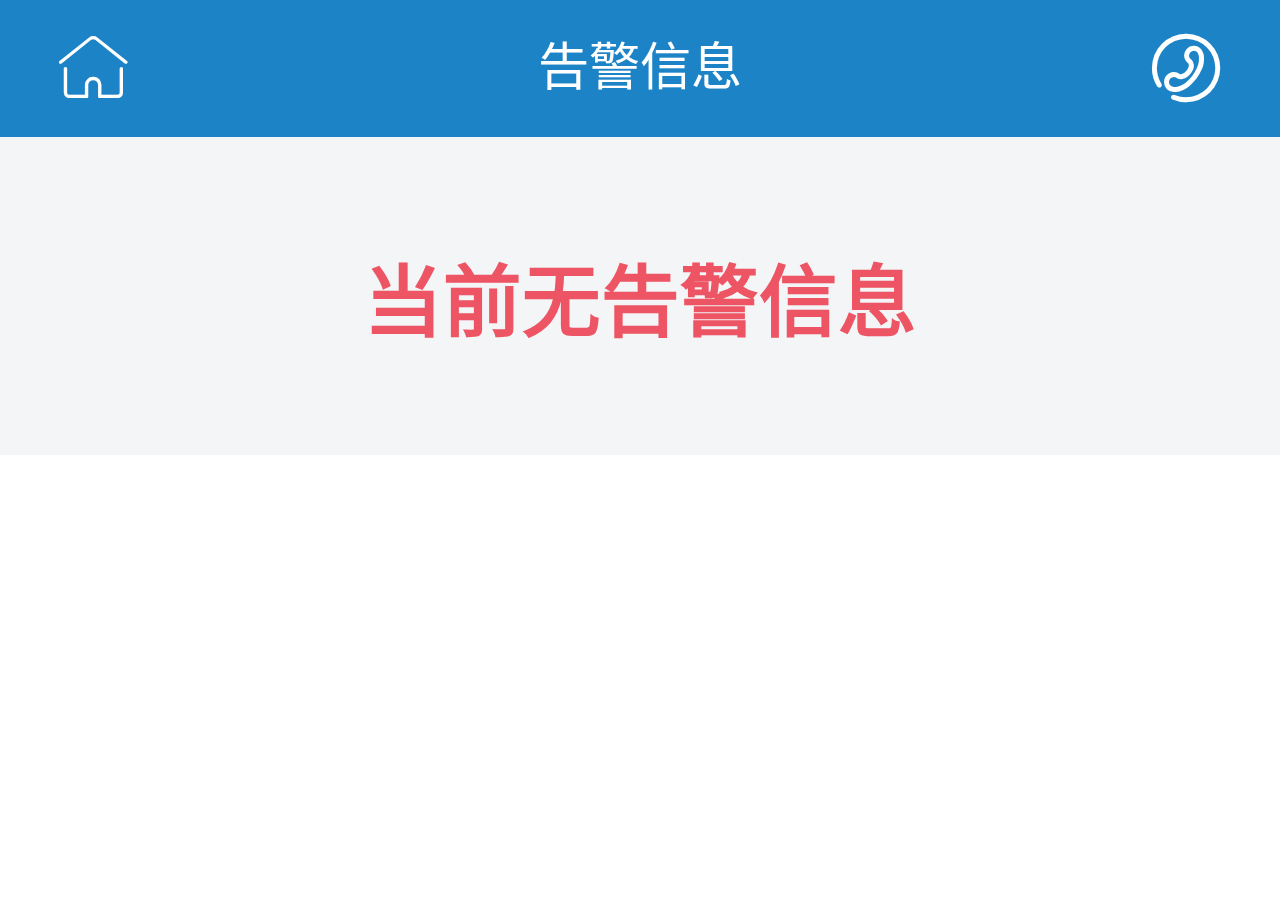
<file: grid.html>
<!DOCTYPE html>
<html lang="zh-CN">

	<head>
		<meta charset="UTF-8" />
		<meta name="renderer" content="webkit" />
		<meta name="viewport" content="width=device-width, initial-scale=1.0, maximum-scale=1.0,user-scalable=0,uc-fitscreen=yes" />
		<meta name="apple-mobile-web-app-capable" content="yes" />
		<meta name="apple-mobile-web-app-status-bar-style" content="black" />
		<meta name="format-detection" content="telephone=no" />
		<title>告警信息</title>
		<meta name="keywords" content="miniMobile的demo" />
		<meta name="description" content="" />
		<!-- miniMObile.css、js -->
		<link rel="stylesheet" type="text/css" href="css/miniMobile.css"/>
		<script type="text/javascript" src="js/zepto.min.js"></script>
		<script type="text/javascript" src="js/miniMobile.js"></script>
		<!-- fonticon -->
		<link rel="stylesheet" type="text/css" href="plugins/fonticon/iconfont.css" />
		<!-- animate.css -->
		<link rel="stylesheet" type="text/css" href="https://cdnjs.cloudflare.com/ajax/libs/animate.css/3.5.2/animate.css" />
	</head>

	<body class="pb1 fadeIn animated color4">
		<header class="ui-header clearfix w75 h8 f46 pl3 pr3 color8 bg-color-success t-c">
			<div class="ui-header-l fl w5">
				<a href="index.html" class="icon color8 iconfont icon-home_light"></a>
			</div>
			<div class="ui-header-c fl f30 w59">
				告警信息
			</div>
			<div class="ui-header-r fr w5">
				<i class="icon iconfont icon-phone"></i>
			</div>
		</header>
		<div class="t-c f28 p6 color4 bg-color6">
			<h2 class="color-danger f46">
				当前无告警信息
			</h2>
			
		</div>
		
		<style>
			.boxs .w51,
			.grid {
				line-height: 1rem;
			}
			
			.grid .box {
				border: 1px solid #f1f1f1;
			}
		</style>
	</body>

</html>
</file>
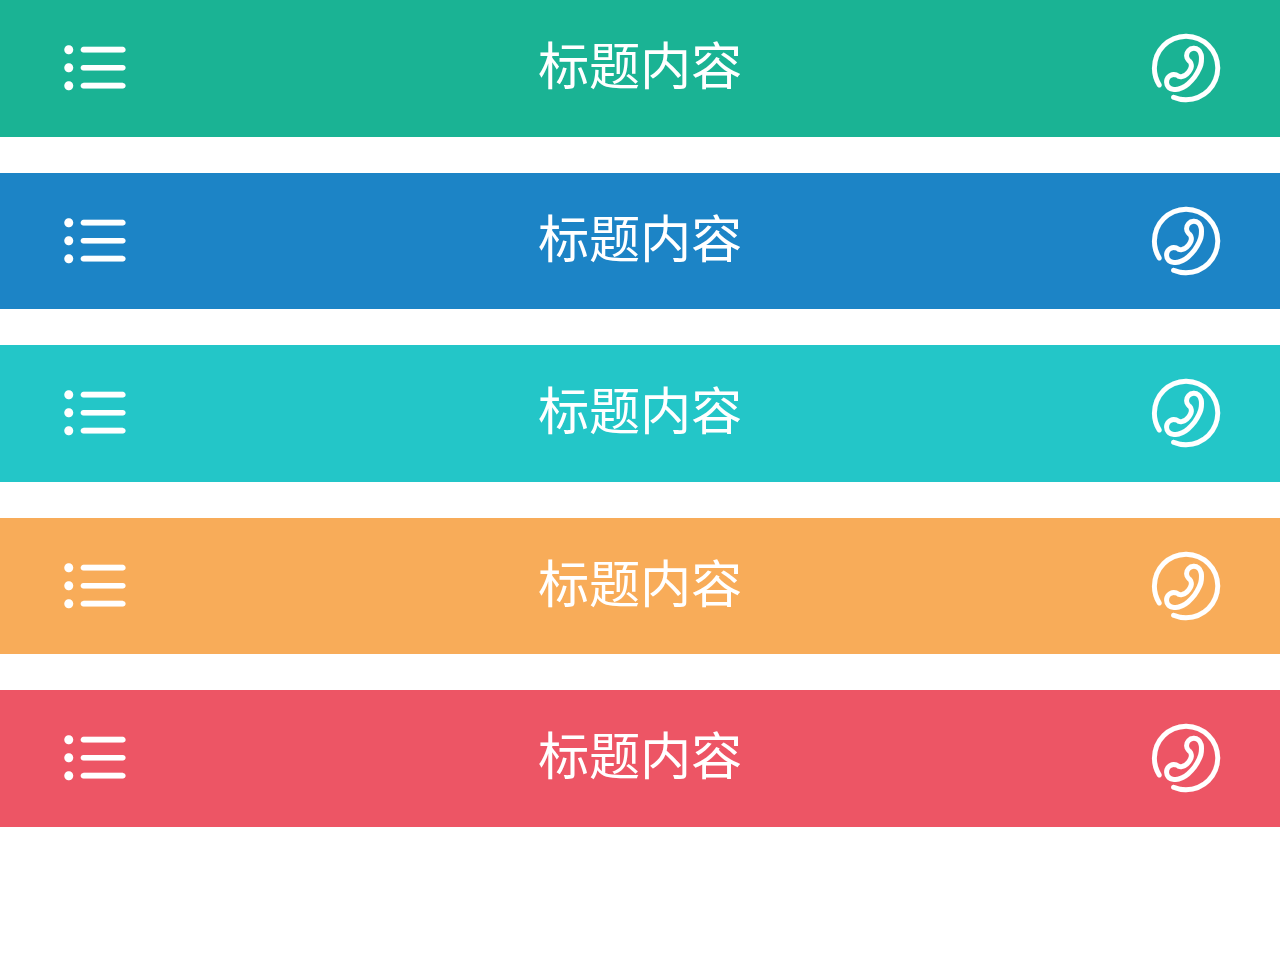
<file: header.html>
<!DOCTYPE html>
<html lang="zh-CN">

	<head>
		<meta charset="UTF-8" />
		<meta name="renderer" content="webkit" />
		<meta name="viewport" content="width=device-width, initial-scale=1.0, maximum-scale=1.0,user-scalable=0,uc-fitscreen=yes" />
		<meta name="apple-mobile-web-app-capable" content="yes" />
		<meta name="apple-mobile-web-app-status-bar-style" content="black" />
		<meta name="format-detection" content="telephone=no" />
		<title>miniMobile</title>
		<meta name="keywords" content="miniMobile的demo" />
		<meta name="description" content="miniMobile是一个简单易用的移动框架！" />
		<!-- miniMObile.css、js -->
		<link rel="stylesheet" type="text/css" href="css/miniMobile.css"/>
		<script type="text/javascript" src="js/zepto.min.js"></script>
		<script type="text/javascript" src="js/miniMobile.js"></script>
		<!-- fonticon -->
		<link rel="stylesheet" type="text/css" href="plugins/fonticon/iconfont.css" />
		<!-- animate.css -->
		<link rel="stylesheet" type="text/css" href="https://cdnjs.cloudflare.com/ajax/libs/animate.css/3.5.2/animate.css" />
	</head>

	<body class="fadeIn animated">
		<header class="ui-header clearfix w75 h8 f46 pl3 pr3 color8 bg-color-primary t-c">
			<div class="ui-header-l fl w5">
				<b class="icon iconfont icon-sortlight"></b>
			</div>
			<div class="ui-header-c fl f30 w59">
				标题内容
			</div>
			<div class="ui-header-r fr w5">
				<i class="icon iconfont icon-phone"></i>
			</div>
		</header>
		<br /><br />
		<header class="ui-header clearfix w75 h8 f46 pl3 pr3 color8 bg-color-success t-c">
			<div class="ui-header-l fl w5">
				<b class="icon iconfont icon-sortlight"></b>
			</div>
			<div class="ui-header-c fl f30 w59">
				标题内容
			</div>
			<div class="ui-header-r fr w5">
				<i class="icon iconfont icon-phone"></i>
			</div>
		</header>
		<br /><br />
		<header class="ui-header clearfix w75 h8 f46 pl3 pr3 color8 bg-color-info t-c">
			<div class="ui-header-l fl w5">
				<b class="icon iconfont icon-sortlight"></b>
			</div>
			<div class="ui-header-c fl f30 w59">
				标题内容
			</div>
			<div class="ui-header-r fr w5">
				<i class="icon iconfont icon-phone"></i>
			</div>
		</header>
		<br /><br />
		<header class="ui-header clearfix w75 h8 f46 pl3 pr3 color8 bg-color-warning t-c">
			<div class="ui-header-l fl w5">
				<b class="icon iconfont icon-sortlight"></b>
			</div>
			<div class="ui-header-c fl f30 w59">
				标题内容
			</div>
			<div class="ui-header-r fr w5">
				<i class="icon iconfont icon-phone"></i>
			</div>
		</header>
		<br /><br />
		<header class="ui-header clearfix w75 h8 f46 pl3 pr3 color8 bg-color-danger t-c">
			<div class="ui-header-l fl w5">
				<b class="icon iconfont icon-sortlight"></b>
			</div>
			<div class="ui-header-c fl f30 w59">
				标题内容
			</div>
			<div class="ui-header-r fr w5">
				<i class="icon iconfont icon-phone"></i>
			</div>
		</header>
	</body>

</html>
</file>
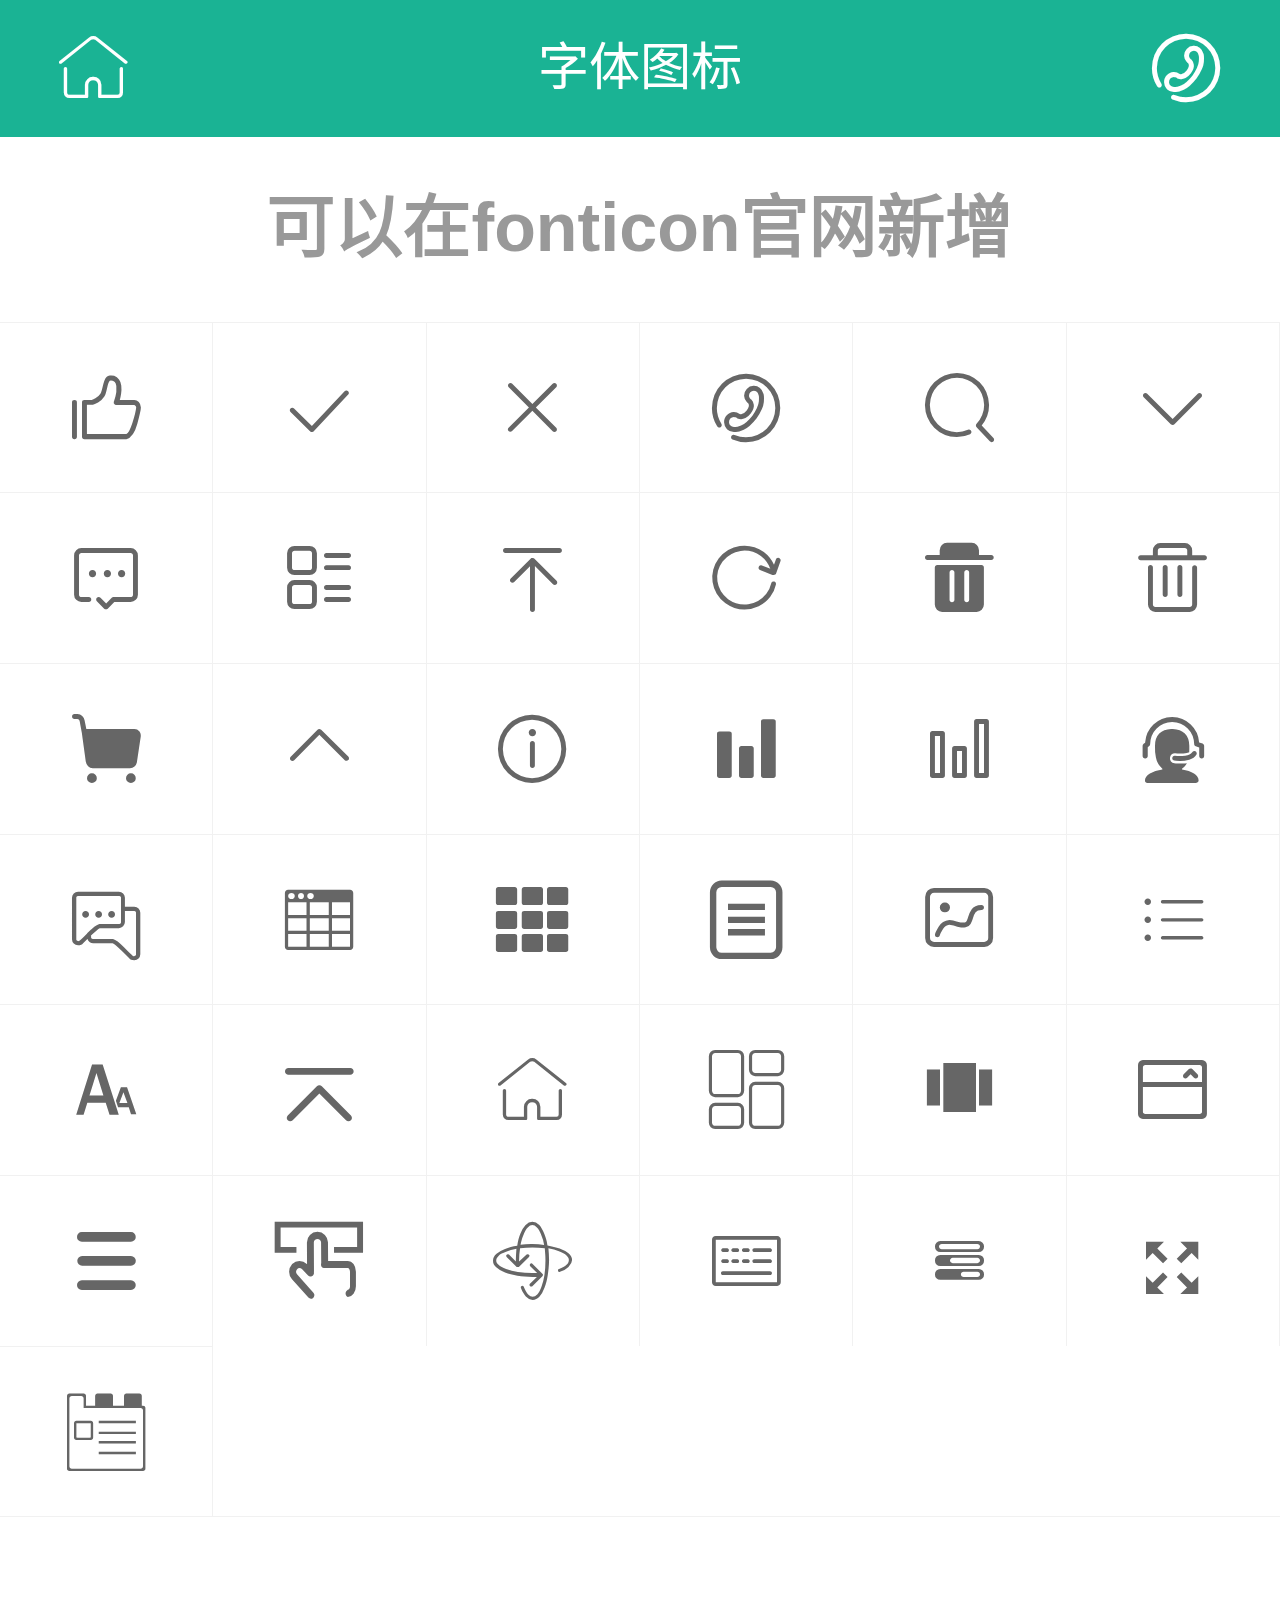
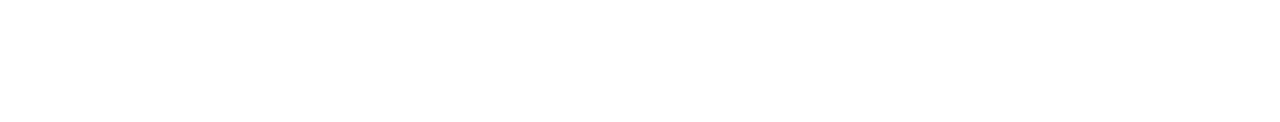
<file: icon.html>
<!DOCTYPE html>
<html lang="zh-CN">

	<head>
		<meta charset="UTF-8" />
		<meta name="renderer" content="webkit" />
		<meta name="viewport" content="width=device-width, initial-scale=1.0, maximum-scale=1.0,user-scalable=0,uc-fitscreen=yes" />
		<meta name="apple-mobile-web-app-capable" content="yes" />
		<meta name="apple-mobile-web-app-status-bar-style" content="black" />
		<meta name="format-detection" content="telephone=no" />
		<title>miniMobile</title>
		<meta name="keywords" content="miniMobile的demo" />
		<meta name="description" content="miniMobile是一个简单易用的移动框架！" />
		<!-- miniMObile.css、js -->
		<link rel="stylesheet" type="text/css" href="css/miniMobile.css"/>
		<script type="text/javascript" src="js/zepto.min.js"></script>
		<script type="text/javascript" src="js/miniMobile.js"></script>
		<!-- fonticon -->
		<link rel="stylesheet" type="text/css" href="plugins/fonticon/iconfont.css" />
		<!-- animate.css -->
		<link rel="stylesheet" type="text/css" href="https://cdnjs.cloudflare.com/ajax/libs/animate.css/3.5.2/animate.css" />
	</head>

	<body class="pb12 fadeIn animated">
		<header class="ui-header clearfix w75 h8 f46 pl3 pr3 color8 bg-color-primary t-c">
			<div class="ui-header-l fl w5">
				<a href="index.html" class="icon color8 iconfont icon-home_light"></a>
			</div>
			<div class="ui-header-c fl f30 w59">
			字体图标
			</div>
			<div class="ui-header-r fr w5">
				<i class="icon iconfont icon-phone"></i>
			</div>
		</header><br />
			<h2 class="m1 mb3 t-c f40 color4">可以在fonticon官网新增</h2>
		<div class="iconBox w75 t-c color3 f46 clearfix">
			<div class="col-2 h10">
				<i class="icon iconfont icon-appreciate"></i>
			</div>
			<div class="col-2 h10"><i class="icon iconfont icon-check"></i></div>
			<div class="col-2 h10"> <i class="icon iconfont icon-close"></i></div>
			<div class="col-2 h10"><i class="icon iconfont icon-phone"></i></div>
			<div class="col-2 h10"><i class="icon iconfont icon-search"></i></div>
			<div class="col-2 h10"><i class="icon iconfont icon-unfold"></i></div>

			<div class="col-2 h10"> <i class="icon iconfont icon-comment"></i></div>
			<div class="col-2 h10"><i class="icon iconfont icon-list"></i></div>
			<div class="col-2 h10"> <i class="icon iconfont icon-top"></i></div>
			<div class="col-2 h10"><i class="icon iconfont icon-refresh"></i></div>
			<div class="col-2 h10"><i class="icon iconfont icon-deletefill"></i></div>
			<div class="col-2 h10"><i class="icon iconfont icon-delete"></i></div>
			<div class="col-2 h10"><i class="icon iconfont icon-cartfill"></i></div>
			<div class="col-2 h10"><i class="icon iconfont icon-fold"></i></div>
			<div class="col-2 h10"> <i class="icon iconfont icon-info"></i></div>
			<div class="col-2 h10"><i class="icon iconfont icon-rankfill"></i></div>
			<div class="col-2 h10"><i class="icon iconfont icon-rank"></i></div>
			<div class="col-2 h10"><i class="icon iconfont icon-servicefill"></i></div>
			<div class="col-2 h10"><i class="icon iconfont icon-dialog"></i></div>
			<div class="col-2 h10"> <i class="icon iconfont icon-tables-copy"></i></div>
			<div class="col-2 h10"><i class="icon iconfont icon-biaoge"></i></div>
			<div class="col-2 h10"><i class="icon iconfont icon-iconfontliebiao1copy"></i></div>
			<div class="col-2 h10"><i class="icon iconfont icon-tupian"></i></div>
			<div class="col-2 h10"><i class="icon iconfont icon-sortlight"></i></div>
			<div class="col-2 h10"> <i class="icon iconfont icon-font"></i></div>
			<div class="col-2 h10"> <i class="icon iconfont icon-fanhuidingbu"></i></div>
			<div class="col-2 h10"><i class="icon iconfont icon-home_light"></i></div>
			<div class="col-2 h10"><i class="icon iconfont icon-pubuliu"></i></div>
			<div class="col-2 h10"><i class="icon iconfont icon-ic_view_carousel_px"></i></div>
			<div class="col-2 h10"><i class="icon iconfont icon-zhediemianban"></i></div>
			<div class="col-2 h10"><i class="icon iconfont icon-menu"></i></div>
			<div class="col-2 h10"><i class="icon iconfont icon-anniu"></i></div>
			<div class="col-2 h10"><i class="icon iconfont icon-ddonghuabai"></i></div>
			<div class="col-2 h10"><i class="icon iconfont icon-jianpan"></i></div>
			<div class="col-2 h10"><i class="icon iconfont icon-jindutiao"></i></div>
			<div class="col-2 h10"><i class="icon iconfont icon-icwindowzoom48px"></i></div>
			<div class="col-2 h10"><i class="icon iconfont icon-tab"></i></div>
		</div>
		<style>
			.iconBox {
				border-bottom: 1px solid #f1f1f1;
			}
			
			.iconBox .col-2 {
				line-height: 1rem;
				border-right: 1px solid #f1f1f1;
				border-top: 1px solid #f1f1f1;
			}			
		</style>
	</body>

</html>
</file>
<file: css/miniMobile.css>
/* 
 * minimobile.css v0.0.1 by chenyaowen 
 * 在保留作者签名的情况下，允许使用与商业用途
 */
*{margin:0;padding:0;box-sizing:border-box;font-family:-apple-system,BlinkMacSystemFont,"PingFang SC","Helvetica Neue",STHeiti,"Microsoft Yahei",Tahoma,Simsun,sans-serif}a{text-decoration:none;color:#666;cursor:pointer}body{overflow-x:hidden}img{vertical-align:middle;border:none}li{list-style:none}.fl{float:left}.fr{float:right}.fn{float:none}.clearfix:after{content:".";display:block;height:0;clear:both;visibility:hidden}.t-c{text-align:center}.t-l{text-align:left}.t-r{text-align:right}.nowrap{white-space:nowrap;overflow:hidden;text-overflow:ellipsis}.o-h{overflow:hidden}.o-s{overflow:scroll}.o-v{overflow:visible}.t-c-v{display:-webkit-inline-box;display:-ms-inline-flexbox;display:-webkit-inline-flex;display:inline-flex;-webkit-box-pack:center;-ms-flex-pack:center;-webkit-justify-content:center;justify-content:center;-webkit-box-align:center;-ms-flex-align:center;-webkit-align-items:center;align-items:center}.f0{font-size:0}.f28{font-size:.28rem}.f30{font-size:.3rem}.f32{font-size:.32rem}.f34{font-size:.34rem}.f36{font-size:.36rem}.f38{font-size:.38rem}.f40{font-size:.4rem}.f42{font-size:.42rem}.f44{font-size:.44rem}.f46{font-size:.46rem}.f48{font-size:.48rem}.f50{font-size:.5rem}.f52{font-size:.52rem}.f54{font-size:.54rem}.f56{font-size:.56rem}.f58{font-size:.58rem}.f60{font-size:.6rem}.color1{color:#e4393c}.color2{color:#222}.color3{color:#666}.color4{color:#999}.color5{color:#d7d7d7}.color6{color:#f3f5f7}.color7{color:#f8f8f8}.color8{color:#fff}.color-primary{color:#1ab394}.color-success{color:#1c84c6}.color-info{color:#23c6c8}.color-warning{color:#f8ac59}.color-danger{color:#ed5565}.bg-color1{background-color:#e4393c}.bg-color2{background-color:#222}.bg-color3{background-color:#666}.bg-color4{background-color:#999}.bg-color5{background-color:#d7d7d7}.bg-color6{background-color:#f3f5f7}.bg-color7{background-color:#f8f8f8}.bg-color8{background-color:#fff}.bg-color-primary{background-color:#1ab394}.bg-color-success{background-color:#1c84c6}.bg-color-info{background-color:#23c6c8}.bg-color-warning{background-color:#f8ac59}.bg-color-danger{background-color:#ed5565}hr{border:none;border-bottom:.01rem solid #d7d7d7}hr.lg{border-bottom:.03rem solid #d7d7d7}.w1{width:.1rem}.h1{height:.1rem}.w2{width:.2rem}.h2{height:.2rem}.w3{width:.3rem}.h3{height:.3rem}.w4{width:.4rem}.h4{height:.4rem}.w5{width:.5rem}.h5{height:.5rem}.w6{width:.6rem}.h6{height:.6rem}.w7{width:.7rem}.h7{height:.7rem}.w8{width:.8rem}.h8{height:.8rem}.w9{width:.9rem}.h9{height:.9rem}.w10{width:1rem}.h10{height:1rem}.w11{width:1.1rem}.h11{height:1.1rem}.w12{width:1.2rem}.h12{height:1.2rem}.w13{width:1.3rem}.h13{height:1.3rem}.w14{width:1.4rem}.h14{height:1.4rem}.w15{width:1.5rem}.h15{height:1.5rem}.w16{width:1.6rem}.h16{height:1.6rem}.w17{width:1.7rem}.h17{height:1.7rem}.w18{width:1.8rem}.h18{height:1.8rem}.w19{width:1.9rem}.h19{height:1.9rem}.w20{width:2rem}.h20{height:2rem}.w21{width:2.1rem}.h21{height:2.1rem}.w22{width:2.2rem}.h22{height:2.2rem}.w23{width:2.3rem}.h23{height:2.3rem}.w24{width:2.4rem}.h24{height:2.4rem}.w25{width:2.5rem}.h25{height:2.5rem}.w26{width:2.6rem}.h26{height:2.6rem}.w27{width:2.7rem}.h27{height:2.7rem}.w28{width:2.8rem}.h28{height:2.8rem}.w29{width:2.9rem}.h29{height:2.9rem}.w30{width:3rem}.h30{height:3rem}.w31{width:3.1rem}.h31{height:3.1rem}.w32{width:3.2rem}.h32{height:3.2rem}.w33{width:3.3rem}.h33{height:3.3rem}.w34{width:3.4rem}.h34{height:3.4rem}.w35{width:3.5rem}.h35{height:3.5rem}.w36{width:3.6rem}.h36{height:3.6rem}.w37{width:3.7rem}.h37{height:3.7rem}.w38{width:3.8rem}.h38{height:3.8rem}.w39{width:3.9rem}.h39{height:3.9rem}.w40{width:4rem}.h40{height:4rem}.w41{width:4.1rem}.h41{height:4.1rem}.w42{width:4.2rem}.h42{height:4.2rem}.w43{width:4.3rem}.h43{height:4.3rem}.w44{width:4.4rem}.h44{height:4.4rem}.w45{width:4.5rem}.h45{height:4.5rem}.w46{width:4.6rem}.h46{height:4.6rem}.w47{width:4.7rem}.h47{height:4.7rem}.w48{width:4.8rem}.h48{height:4.8rem}.w49{width:4.9rem}.h49{height:4.9rem}.w50{width:5rem}.h50{height:5rem}.w51{width:5.1rem}.h51{height:5.1rem}.w52{width:5.2rem}.h52{height:5.2rem}.w53{width:5.3rem}.h53{height:5.3rem}.w54{width:5.4rem}.h54{height:5.4rem}.w55{width:5.5rem}.h55{height:5.5rem}.w56{width:5.6rem}.h56{height:5.6rem}.w57{width:5.7rem}.h57{height:5.7rem}.w58{width:5.8rem}.h58{height:5.8rem}.w59{width:5.9rem}.h59{height:5.9rem}.w60{width:6rem}.h60{height:6rem}.w61{width:6.1rem}.h61{height:6.1rem}.w62{width:6.2rem}.h62{height:6.2rem}.w63{width:6.3rem}.h63{height:6.3rem}.w64{width:6.4rem}.h64{height:6.4rem}.w65{width:6.5rem}.h65{height:6.5rem}.w66{width:6.6rem}.h66{height:6.6rem}.w67{width:6.7rem}.h67{height:6.7rem}.w68{width:6.8rem}.h68{height:6.8rem}.w69{width:6.9rem}.h69{height:6.9rem}.w70{width:7rem}.h70{height:7rem}.w71{width:7.1rem}.h71{height:7.1rem}.w72{width:7.2rem}.h72{height:7.2rem}.w73{width:7.3rem}.h73{height:7.3rem}.w74{width:7.4rem}.h74{height:7.4rem}.w75{width:7.5rem}.h75{height:7.5rem}.col-1,.col-10,.col-11,.col-12,.col-2,.col-3,.col-4,.col-5,.col-6,.col-7,.col-8,.col-9{float:left;display:inline-block}.col-1{width:calc(8.33333333%)}.col-2{width:calc(16.66666667%)}.col-3{width:calc(25%)}.col-4{width:calc(33.33333333%)}.col-5{width:calc(41.66666667%)}.col-6{width:calc(50%)}.col-7{width:calc(58.33333333%)}.col-8{width:calc(66.66666667%)}.col-9{width:calc(75%)}.col-10{width:calc(83.33333333%)}.col-11{width:calc(91.66666667%)}.col-12{width:calc(100%)}.m1{margin:.1rem}.p1{padding:.1rem}.m2{margin:.2rem}.p2{padding:.2rem}.m3{margin:.3rem}.p3{padding:.3rem}.m4{margin:.4rem}.p4{padding:.4rem}.m5{margin:.5rem}.p5{padding:.5rem}.m6{margin:.6rem}.p6{padding:.6rem}.m7{margin:.7rem}.p7{padding:.7rem}.m8{margin:.8rem}.p8{padding:.8rem}.m9{margin:.9rem}.p9{padding:.9rem}.m10{margin:1rem}.p10{padding:1rem}.m11{margin:1.1rem}.p11{padding:1.1rem}.m12{margin:1.2rem}.p12{padding:1.2rem}.ml1{margin-left:.1rem}.mr1{margin-right:.1rem}.mt1{margin-top:.1rem}.mb1{margin-bottom:.1rem}.pl1{padding-left:.1rem}.pr1{padding-right:.1rem}.pt1{padding-top:.1rem}.pb1{padding-bottom:.1rem}.ml2{margin-left:.2rem}.mr2{margin-right:.2rem}.mt2{margin-top:.2rem}.mb2{margin-bottom:.2rem}.pl2{padding-left:.2rem}.pr2{padding-right:.2rem}.pt2{padding-top:.2rem}.pb2{padding-bottom:.2rem}.ml3{margin-left:.3rem}.mr3{margin-right:.3rem}.mt3{margin-top:.3rem}.mb3{margin-bottom:.3rem}.pl3{padding-left:.3rem}.pr3{padding-right:.3rem}.pt3{padding-top:.3rem}.pb3{padding-bottom:.3rem}.ml4{margin-left:.4rem}.mr4{margin-right:.4rem}.mt4{margin-top:.4rem}.mb4{margin-bottom:.4rem}.pl4{padding-left:.4rem}.pr4{padding-right:.4rem}.pt4{padding-top:.4rem}.pb4{padding-bottom:.4rem}.ml5{margin-left:.5rem}.mr5{margin-right:.5rem}.mt5{margin-top:.5rem}.mb5{margin-bottom:.5rem}.pl5{padding-left:.5rem}.pr5{padding-right:.5rem}.pt5{padding-top:.5rem}.pb5{padding-bottom:.5rem}.ml6{margin-left:.6rem}.mr6{margin-right:.6rem}.mt6{margin-top:.6rem}.mb6{margin-bottom:.6rem}.pl6{padding-left:.6rem}.pr6{padding-right:.6rem}.pt6{padding-top:.6rem}.pb6{padding-bottom:.6rem}.ml7{margin-left:.7rem}.mr7{margin-right:.7rem}.mt7{margin-top:.7rem}.mb7{margin-bottom:.7rem}.pl7{padding-left:.7rem}.pr7{padding-right:.7rem}.pt7{padding-top:.7rem}.pb7{padding-bottom:.7rem}.ml8{margin-left:.8rem}.mr8{margin-right:.8rem}.mt8{margin-top:.8rem}.mb8{margin-bottom:.8rem}.pl8{padding-left:.8rem}.pr8{padding-right:.8rem}.pt8{padding-top:.8rem}.pb8{padding-bottom:.8rem}.ml9{margin-left:.9rem}.mr9{margin-right:.9rem}.mt9{margin-top:.9rem}.mb9{margin-bottom:.9rem}.pl9{padding-left:.9rem}.pr9{padding-right:.9rem}.pt9{padding-top:.9rem}.pb9{padding-bottom:.9rem}.ml10{margin-left:1rem}.mr10{margin-right:1rem}.mt10{margin-top:1rem}.mb10{margin-bottom:1rem}.pl10{padding-left:1rem}.pr10{padding-right:1rem}.pt10{padding-top:1rem}.pb10{padding-bottom:1rem}.ml11{margin-left:1.1rem}.mr11{margin-right:1.1rem}.mt11{margin-top:1.1rem}.mb11{margin-bottom:1.1rem}.pl11{padding-left:1.1rem}.pr11{padding-right:1.1rem}.pt11{padding-top:1.1rem}.pb11{padding-bottom:1.1rem}.ml12{margin-left:1.2rem}.mr12{margin-right:1.2rem}.mt12{margin-top:1.2rem}.mb12{margin-bottom:1.2rem}.pl12{padding-left:1.2rem}.pr12{padding-right:1.2rem}.pt12{padding-top:1.2rem}.pb12{padding-bottom:1.2rem}.btn{display:-webkit-inline-box;display:-ms-inline-flexbox;display:-webkit-inline-flex;display:inline-flex;-webkit-box-pack:center;-ms-flex-pack:center;-webkit-justify-content:center;justify-content:center;-webkit-box-align:center;-ms-flex-align:center;-webkit-align-items:center;align-items:center;background-color:#e4393c;cursor:pointer;color:#fff;border:1px solid #e4393c}.btn:active,.btn:hover{background-color:#ce1c1f;border-color:#ce1c1f}.btn.disable,.btn[disabled=disabled]{background-color:#999!important;border-color:#999!important;cursor:default}.btn-primary{background-color:#1ab394;border-color:#1ab394}.btn-primary:active,.btn-primary:hover{background-color:#14866f;border-color:#14866f}.btn-success{background-color:#1c84c6;border-color:#1c84c6}.btn-success:active,.btn-success:hover{background-color:#166699;border-color:#166699}.btn-info{background-color:#23c6c8;border-color:#23c6c8}.btn-info:active,.btn-info:hover{background-color:#1b9b9d;border-color:#1b9b9d}.btn-warning{background-color:#f8ac59;border-color:#f8ac59}.btn-warning:active,.btn-warning:hover{background-color:#f69428;border-color:#f69428}.btn-danger{background-color:#ed5565;border-color:#ed5565}.btn-danger:active,.btn-danger:hover{background-color:#e8273b;border-color:#e8273b}.btn-select{position:relative;border:none}.btn-select .btn-select-list{position:absolute;left:0;top:100%;width:100%;line-height:2.4em;border-top:1px solid #fff;display:none}.btn-select .btn-select-list li,.btn-select .btn-select-list li a{color:#fff;display:block;width:100%;height:100%;cursor:pointer}.btn-select .btn-select-list li a:hover,.btn-select .btn-select-list li:hover{background:rgba(0,0,0,.1)}.tag{background-color:#e4393c;padding:.01rem .1rem;border-radius:.05rem;color:#fff;white-space:nowrap;overflow:hidden;text-overflow:ellipsis}.tag-primary{background-color:#1ab394}.tag-success{background-color:#1c84c6}.tag-info{background-color:#23c6c8}.tag-warning{background-color:#f8ac59}.tag-danger{background-color:#ed5565}.form-control{border:1px solid #d7d7d7;resize:none;padding:.1rem .2rem;vertical-align:middle;font:inherit;font-size:inherit}.form-control:focus{border-color:#999}.ui-checkbox,.ui-radio{cursor:pointer;width:.35rem;height:.35rem;display:inline-block;vertical-align:middle;border:.01rem solid #999;margin-right:.05rem;margin-top:-.05rem;border-radius:20%;text-align:center;display:-webkit-inline-box;display:-ms-inline-flexbox;display:-webkit-inline-flex;display:inline-flex;-webkit-box-pack:center;-ms-flex-pack:center;-webkit-justify-content:center;justify-content:center;-webkit-box-align:center;-ms-flex-align:center;-webkit-align-items:center;align-items:center}.ui-checkbox.checked,.ui-radio.checked{background-color:#e4393c;border-color:#e4393c}.ui-checkbox.checked:after,.ui-radio.checked:after{content:'';display:inline-block;width:20%;height:40%;margin-top:-5%;border-bottom:2px solid #fff;border-right:2px solid #fff;transform:rotate(30deg)}.ui-radio{border-radius:50%}.ui-checkbox.disabled,.ui-radio.disabled{opacity:.3;cursor:default}.check-primary.checked{background-color:#1ab394;border-color:#1ab394}.check-success.checked{background-color:#1c84c6;border-color:#1c84c6}.check-info.checked{background-color:#23c6c8;border-color:#23c6c8}.check-warning.checked{background-color:#f8ac59;border-color:#f8ac59}.check-danger.checked{background-color:#ed5565;border-color:#ed5565}.ui-selectBox{display:inline-block;border:1px solid #d7d7d7;height:.62rem;line-height:.6rem;padding:0;position:relative;overflow:hidden}.ui-selectBox input{float:left;display:block;position:absolute;padding-left:.5em;top:0;width:100%;height:100%;line-height:.6rem;border:none}.ui-selectBox i.icon{float:right;display:inline-block;width:1em;position:absolute;right:.5em;top:0}.ui-selectBox .box{position:absolute;width:100%;height:100%;left:0;top:0;cursor:pointer}blockquote{padding:.1rem .2rem;border-left:.05rem solid #e4393c;color:#666}.blockquote-primary{border-color:#1ab394}.blockquote-success{border-color:#1c84c6}.blockquote-info{border-color:#23c6c8}.blockquote-warning{border-color:#f8ac59}.blockquote-danger{border-color:#ed5565}blockquote.normal{border-color:#999}.radius0{border-radius:0}.radius5{border-radius:.05rem}.radius10{border-radius:.1rem}.radius15{border-radius:.15rem}.radius20{border-radius:.2rem}.radius-o{border-radius:50%}table{border-collapse:collapse;border-spacing:0;border:0 solid gray}td,th{border:1px solid #ccc;padding:2px 15px}th{background:#f1f1f1}.ui-title{line-height:1.8em;border-bottom:.01rem solid #d7d7d7;font-weight:400}.ui-header{line-height:.8rem}.ui-header-l,.ui-header-r{cursor:pointer}.ui-aside{position:fixed;top:-99999rem;bottom:-99999rem;z-index:99}.ui-aside-mask{position:fixed;left:0;top:0;bottom:0;right:0;z-index:98;background:rgba(0,0,0,.5);opacity:0}.ui-btnlist .btn{float:left}.ui-btnlist .btn:first-child{border-radius:.05rem 0 0 .05rem}.ui-btnlist .btn:last-child{border-radius:0 .05rem .05rem 0}.ui-progressBox{overflow:hidden;height:20px;background:#fff;border:1px solid #d7d7d7;border-radius:10px}.ui-progressBox progress{transform:translateX(120%)}.ui-progressBox .progress-content{display:block;height:100%;border:2px solid #fff;border-radius:8px;background-color:#e4393c;min-width:16px;width:0}.ui-progressBox .progress-content.primary{background-color:#1ab394}.ui-progressBox .progress-content.success{background-color:#1c84c6}.ui-progressBox .progress-content.info{background-color:#23c6c8}.ui-progressBox .progress-content.warning{background-color:#f8ac59}.ui-progressBox .progress-content.danger{background-color:#ed5565}
.zhihui{
    opacity: 0.5 !important;
    pointer-events: none !important;
}
</file>
<file: plugins/fonticon/iconfont.css>
@font-face {font-family: "iconfont";
  src: url('iconfont.eot?t=1512547219580'); /* IE9*/
  src: url('iconfont.eot?t=1512547219580#iefix') format('embedded-opentype'), /* IE6-IE8 */
  url('[data-uri]') format('woff'),
  url('iconfont.ttf?t=1512547219580') format('truetype'), /* chrome, firefox, opera, Safari, Android, iOS 4.2+*/
  url('iconfont.svg?t=1512547219580#iconfont') format('svg'); /* iOS 4.1- */
}

.iconfont {
  font-family:"iconfont" !important;
  font-style:normal;
  -webkit-font-smoothing: antialiased;
  -moz-osx-font-smoothing: grayscale;
}

.icon-appreciate:before { content: "\e644"; }

.icon-check:before { content: "\e645"; }

.icon-close:before { content: "\e646"; }

.icon-phone:before { content: "\e652"; }

.icon-search:before { content: "\e65c"; }

.icon-unfold:before { content: "\e661"; }

.icon-comment:before { content: "\e667"; }

.icon-list:before { content: "\e682"; }

.icon-top:before { content: "\e69e"; }

.icon-refresh:before { content: "\e6a4"; }

.icon-deletefill:before { content: "\e6a6"; }

.icon-delete:before { content: "\e6b4"; }

.icon-cartfill:before { content: "\e6b9"; }

.icon-fold:before { content: "\e6de"; }

.icon-info:before { content: "\e6e5"; }

.icon-rankfill:before { content: "\e721"; }

.icon-rank:before { content: "\e722"; }

.icon-servicefill:before { content: "\e737"; }

.icon-icwindowzoom48px:before { content: "\e621"; }

.icon-dialog:before { content: "\e60a"; }

.icon-tables-copy:before { content: "\e602"; }

.icon-biaoge:before { content: "\e600"; }

.icon-iconfontliebiao1copy:before { content: "\e60b"; }

.icon-jianpan:before { content: "\e6bc"; }

.icon-tupian:before { content: "\e629"; }

.icon-sortlight:before { content: "\e7ad"; }

.icon-font:before { content: "\e603"; }

.icon-fanhuidingbu:before { content: "\e771"; }

.icon-home_light:before { content: "\e7d4"; }

.icon-pubuliu:before { content: "\e61e"; }

.icon-ic_view_carousel_px:before { content: "\e905"; }

.icon-ddonghuabai:before { content: "\e63a"; }

.icon-zhediemianban:before { content: "\e6a0"; }

.icon-tab:before { content: "\e614"; }

.icon-menu:before { content: "\e60c"; }

.icon-arrow-right:before { content: "\e601"; }

.icon-anniu:before { content: "\e61f"; }

.icon-jindutiao:before { content: "\e63b"; }
</file>
<file: plugins/mobileSelect/mobileSelect.css>
.mobileSelect {
  position: relative;
  z-index: 0;
  opacity: 0;
  visibility: hidden;
  -webkit-transition: opacity 0.4s, z-index 0.4s;
  transition: opacity 0.4s, z-index 0.4s;
}
.mobileSelect * {
  margin: 0;
  padding: 0;
  -webkit-box-sizing: border-box;
  box-sizing: border-box;
}
.mobileSelect .grayLayer {
  position: fixed;
  top: 0;
  left: 0;
  bottom: 0;
  right: 0;
  background: #eee;
  background: rgba(0, 0, 0, 0.7);
  z-index: 888;
  display: block;
}
.mobileSelect .content {
  width: 100%;
  display: block;
  position: fixed;
  z-index: 889;
  color: black;
  -webkit-transition: all 0.4s;
  transition: all 0.4s;
  bottom: -350px;
  left: 0;
  background: white;
}
.mobileSelect .content .fixWidth {
  width: 90%;
  margin: 0 auto;
  position: relative;
}
.mobileSelect .content .fixWidth:after {
  content: ".";
  display: block;
  height: 0;
  clear: both;
  visibility: hidden;
}
.mobileSelect .content .btnBar {
  border-bottom: 1px solid #DCDCDC;
  font-size: 15px;
  height: 45px;
  position: relative;
  text-align: center;
  line-height: 45px;
}
.mobileSelect .content .btnBar .cancel,
.mobileSelect .content .btnBar .ensure {
  height: 45px;
  width: 55px;
  cursor: pointer;
  position: absolute;
  top: 0;
}
.mobileSelect .content .btnBar .cancel {
  left: 0;
  color: #666;
}
.mobileSelect .content .btnBar .ensure {
  right: 0;
  color: #1e83d3;
}
.mobileSelect .content .btnBar .title {
  font-size: 15px;
  padding: 0 15%;
  overflow: hidden;
  white-space: nowrap;
  text-overflow: ellipsis;
}
.mobileSelect .content .panel:after {
  content: ".";
  display: block;
  height: 0;
  clear: both;
  visibility: hidden;
}
.mobileSelect .content .panel .wheels {
  width: 100%;
  height: 200px;
  overflow: hidden;
}
.mobileSelect .content .panel .wheel {
  position: relative;
  z-index: 0;
  float: left;
  width: 50%;
  height: 200px;
  overflow: hidden;
  -webkit-transition: width 0.3s ease;
  transition: width 0.3s ease;
}
.mobileSelect .content .panel .wheel .selectContainer {
  display: block;
  text-align: center;
  -webkit-transition: -webkit-transform 0.18s ease-out;
  transition: -webkit-transform 0.18s ease-out;
  transition: transform 0.18s ease-out;
  transition: transform 0.18s ease-out, -webkit-transform 0.18s ease-out;
}
.mobileSelect .content .panel .wheel .selectContainer li {
  font-size: 15px;
  display: block;
  height: 40px;
  line-height: 40px;
  cursor: pointer;
  overflow: hidden;
  white-space: nowrap;
  text-overflow: ellipsis;
}
.mobileSelect .content .panel .selectLine {
  height: 40px;
  width: 100%;
  position: absolute;
  top: 80px;
  pointer-events: none;
  -webkit-box-sizing: border-box;
  box-sizing: border-box;
  border-top: 1px solid #DCDCDC;
  border-bottom: 1px solid #DCDCDC;
}
.mobileSelect .content .panel .shadowMask {
  position: absolute;
  top: 0;
  width: 100%;
  height: 200px;
  background: -webkit-gradient(linear, left top, left bottom, from(#ffffff), color-stop(rgba(255, 255, 255, 0)), to(#ffffff));
  background: -webkit-linear-gradient(top, #ffffff, rgba(255, 255, 255, 0), #ffffff);
  background: linear-gradient(to bottom, #ffffff, rgba(255, 255, 255, 0), #ffffff);
  opacity: 0.9;
  pointer-events: none;
}
.mobileSelect-show {
  opacity: 1;
  z-index: 10000;
  visibility: visible;
}
.mobileSelect-show .content {
  bottom: 0;
}
</file>
<file: plugins/noUiSlider.10.0.0/nouislider.css>
/*! nouislider - 10.0.0 - 2017-05-28 14:52:48 */
/* Functional styling;
 * These styles are required for noUiSlider to function.
 * You don't need to change these rules to apply your design.
 */
.noUi-target,
.noUi-target * {
  -webkit-touch-callout: none;
  -webkit-tap-highlight-color: rgba(0, 0, 0, 0);
  -webkit-user-select: none;
  -ms-touch-action: none;
  touch-action: none;
  -ms-user-select: none;
  -moz-user-select: none;
  user-select: none;
  -moz-box-sizing: border-box;
  box-sizing: border-box;
}
.noUi-target {
  position: relative;
  direction: ltr;
}
.noUi-base {
  width: 100%;
  height: 100%;
  position: relative;
  z-index: 1;
  /* Fix 401 */
}
.noUi-connect {
  position: absolute;
  right: 0;
  top: 0;
  left: 0;
  bottom: 0;
}
.noUi-origin {
  position: absolute;
  height: 0;
  width: 0;
}
.noUi-handle {
  position: relative;
  z-index: 1;
}
.noUi-state-tap .noUi-connect,
.noUi-state-tap .noUi-origin {
  -webkit-transition: top 0.3s, right 0.3s, bottom 0.3s, left 0.3s;
  transition: top 0.3s, right 0.3s, bottom 0.3s, left 0.3s;
}
.noUi-state-drag * {
  cursor: inherit !important;
}
/* Painting and performance;
 * Browsers can paint handles in their own layer.
 */
.noUi-base,
.noUi-handle {
  -webkit-transform: translate3d(0, 0, 0);
  transform: translate3d(0, 0, 0);
}
/* Slider size and handle placement;
 */
.noUi-horizontal {
  height: 18px;
}
.noUi-horizontal .noUi-handle {
  width: 34px;
  height: 28px;
  left: -17px;
  top: -6px;
}
.noUi-vertical {
  width: 18px;
}
.noUi-vertical .noUi-handle {
  width: 28px;
  height: 34px;
  left: -6px;
  top: -17px;
}
/* Styling;
 */
.noUi-target {
  background: #FAFAFA;
  border-radius: 4px;
  border: 1px solid #D3D3D3;
  box-shadow: inset 0 1px 1px #F0F0F0, 0 3px 6px -5px #BBB;
}
.noUi-connect {
  background: #3FB8AF;
  border-radius: 4px;
  box-shadow: inset 0 0 3px rgba(51, 51, 51, 0.45);
  -webkit-transition: background 450ms;
  transition: background 450ms;
}
/* Handles and cursors;
 */
.noUi-draggable {
  cursor: ew-resize;
}
.noUi-vertical .noUi-draggable {
  cursor: ns-resize;
}
.noUi-handle {
  border: 1px solid #D9D9D9;
  border-radius: 3px;
  background: #FFF;
  cursor: default;
  box-shadow: inset 0 0 1px #FFF, inset 0 1px 7px #EBEBEB, 0 3px 6px -3px #BBB;
}
.noUi-active {
  box-shadow: inset 0 0 1px #FFF, inset 0 1px 7px #DDD, 0 3px 6px -3px #BBB;
}
/* Handle stripes;
 */
.noUi-handle:before,
.noUi-handle:after {
  content: "";
  display: block;
  position: absolute;
  height: 14px;
  width: 1px;
  background: #E8E7E6;
  left: 14px;
  top: 6px;
}
.noUi-handle:after {
  left: 17px;
}
.noUi-vertical .noUi-handle:before,
.noUi-vertical .noUi-handle:after {
  width: 14px;
  height: 1px;
  left: 6px;
  top: 14px;
}
.noUi-vertical .noUi-handle:after {
  top: 17px;
}
/* Disabled state;
 */
[disabled] .noUi-connect {
  background: #B8B8B8;
}
[disabled].noUi-target,
[disabled].noUi-handle,
[disabled] .noUi-handle {
  cursor: not-allowed;
}
/* Base;
 *
 */
.noUi-pips,
.noUi-pips * {
  -moz-box-sizing: border-box;
  box-sizing: border-box;
}
.noUi-pips {
  position: absolute;
  color: #999;
}
/* Values;
 *
 */
.noUi-value {
  position: absolute;
  white-space: nowrap;
  text-align: center;
}
.noUi-value-sub {
  color: #ccc;
  font-size: 10px;
}
/* Markings;
 *
 */
.noUi-marker {
  position: absolute;
  background: #CCC;
}
.noUi-marker-sub {
  background: #AAA;
}
.noUi-marker-large {
  background: #AAA;
}
/* Horizontal layout;
 *
 */
.noUi-pips-horizontal {
  padding: 10px 0;
  height: 80px;
  top: 100%;
  left: 0;
  width: 100%;
}
.noUi-value-horizontal {
  -webkit-transform: translate3d(-50%, 50%, 0);
  transform: translate3d(-50%, 50%, 0);
}
.noUi-marker-horizontal.noUi-marker {
  margin-left: -1px;
  width: 2px;
  height: 5px;
}
.noUi-marker-horizontal.noUi-marker-sub {
  height: 10px;
}
.noUi-marker-horizontal.noUi-marker-large {
  height: 15px;
}
/* Vertical layout;
 *
 */
.noUi-pips-vertical {
  padding: 0 10px;
  height: 100%;
  top: 0;
  left: 100%;
}
.noUi-value-vertical {
  -webkit-transform: translate3d(0, 50%, 0);
  transform: translate3d(0, 50%, 0);
  padding-left: 25px;
}
.noUi-marker-vertical.noUi-marker {
  width: 5px;
  height: 2px;
  margin-top: -1px;
}
.noUi-marker-vertical.noUi-marker-sub {
  width: 10px;
}
.noUi-marker-vertical.noUi-marker-large {
  width: 15px;
}
.noUi-tooltip {
  display: block;
  position: absolute;
  border: 1px solid #D9D9D9;
  border-radius: 3px;
  background: #fff;
  color: #000;
  padding: 5px;
  text-align: center;
  white-space: nowrap;
}
.noUi-horizontal .noUi-tooltip {
  -webkit-transform: translate(-50%, 0);
  transform: translate(-50%, 0);
  left: 50%;
  bottom: 120%;
}
.noUi-vertical .noUi-tooltip {
  -webkit-transform: translate(0, -50%);
  transform: translate(0, -50%);
  top: 50%;
  right: 120%;
}
</file>
<file: plugins/switchery/switchery.css>
/*
 *
 * Main stylesheet for Switchery.
 * http://abpetkov.github.io/switchery/
 *
 */

/* Switchery defaults. */

.switchery {
  background-color: #fff;
  border: 1px solid #dfdfdf;
  border-radius: 20px;
  cursor: pointer;
  display: inline-block;
  height: 30px;
  position: relative;
  vertical-align: middle;
  width: 50px;

  -moz-user-select: none;
  -khtml-user-select: none;
  -webkit-user-select: none;
  -ms-user-select: none;
  user-select: none;
  box-sizing: content-box;
  background-clip: content-box;
}

.switchery > small {
  background: #fff;
  border-radius: 100%;
  box-shadow: 0 1px 3px rgba(0, 0, 0, 0.4);
  height: 30px;
  position: absolute;
  top: 0;
  width: 30px;
}

/* Switchery sizes. */

.switchery-small {
  border-radius: 20px;
  height: 20px;
  width: 33px;
}

.switchery-small > small {
  height: 20px;
  width: 20px;
}

.switchery-large {
  border-radius: 40px;
  height: 40px;
  width: 66px;
}

.switchery-large > small {
  height: 40px;
  width: 40px;
}
</file>
